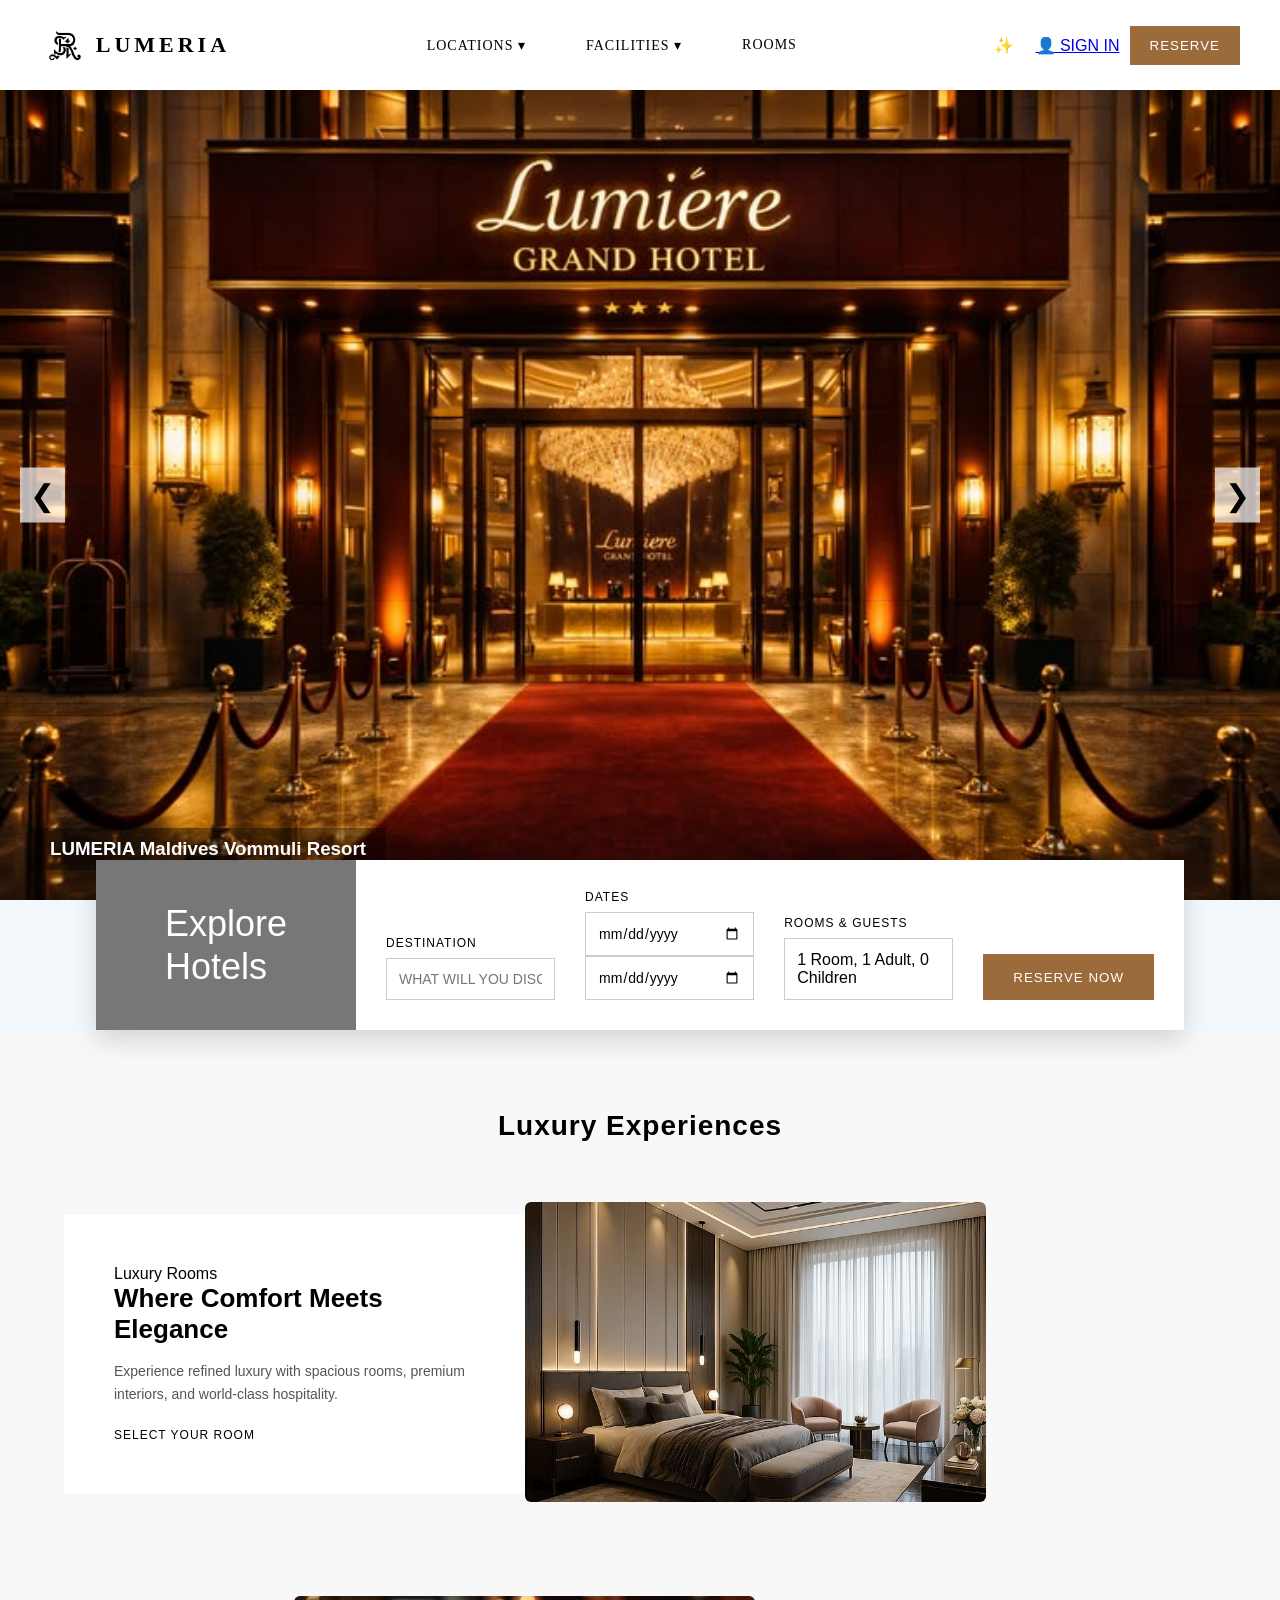
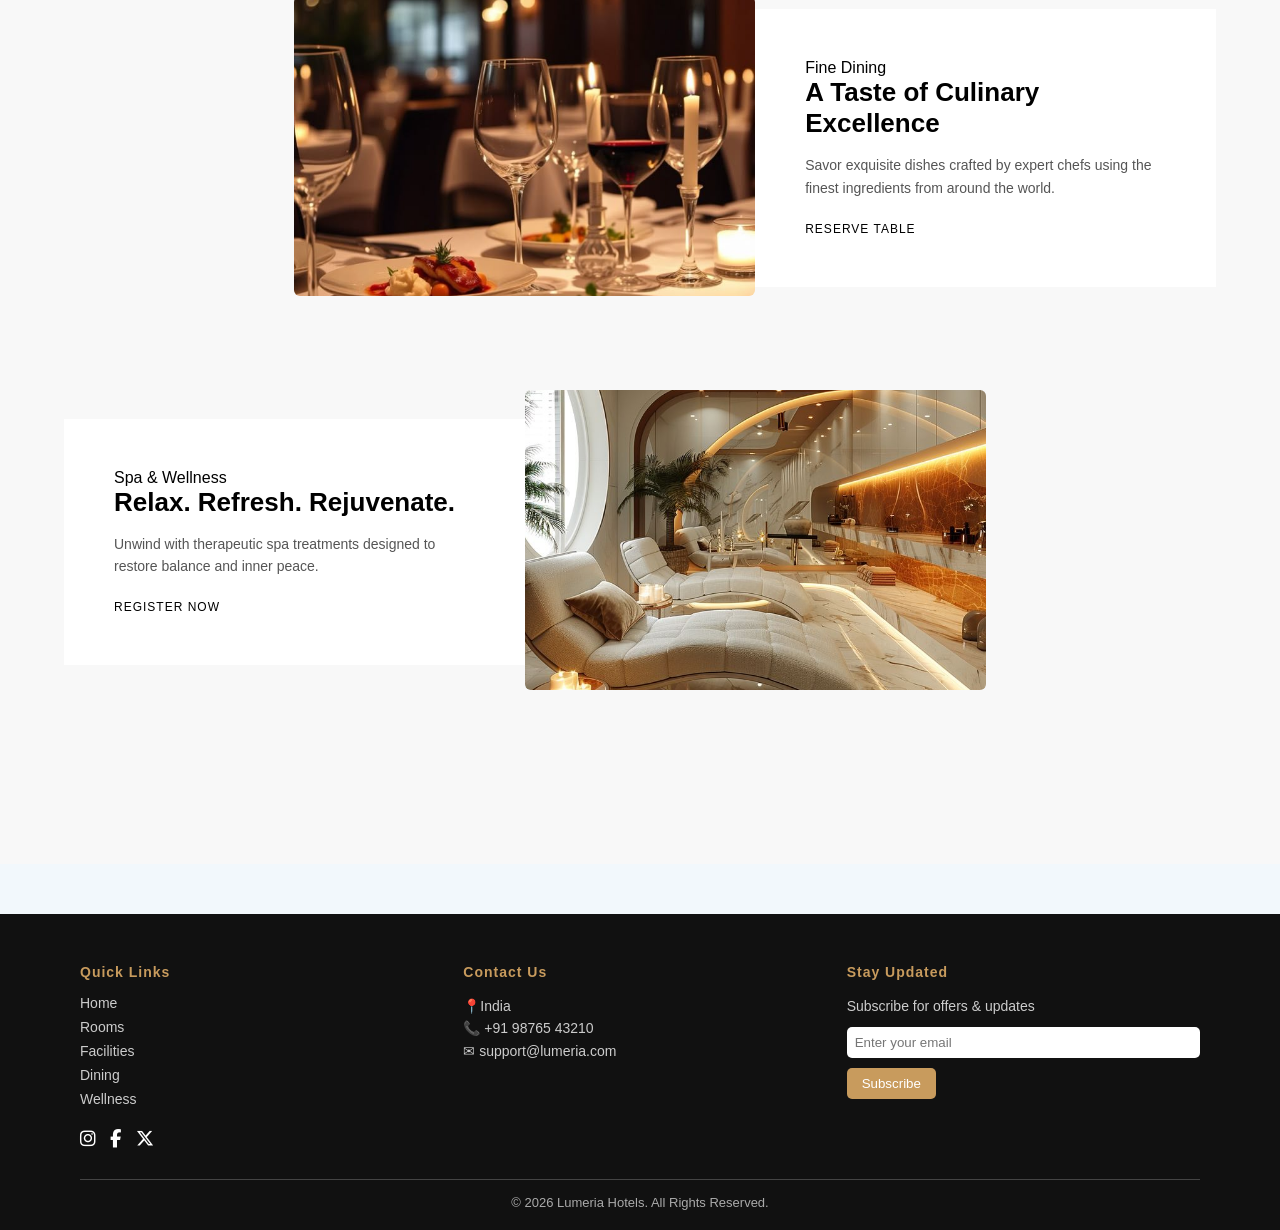
<file: index.html>
<!DOCTYPE html>
<html lang="en">
<head>
<meta charset="UTF-8">
<title>Lumeria Luxury Hotels</title>
<link rel="stylesheet" href="hotel.css">
<link rel="stylesheet" href="https://cdnjs.cloudflare.com/ajax/libs/font-awesome/6.5.0/css/all.min.css">
<meta name="viewport" content="width=device-width, initial-scale=1.0">
</head>

<body>

<!-- ===== HEADER ===== -->
<header class="navbar">

    <!-- LEFT: LOGO -->
    <div class="brand">
        <img src="logo.png" alt="St Regis Logo">
        <span class="brand-text">LUMERIA</span>
    </div>


<div class="menu-toggle" onclick="toggleMenu()">☰</div>

<nav class="main-nav">
    <div class="dropdown">
        <a href="#" id="locationsBtn">LOCATIONS ▾</a>

        <div class="dropdown-menu" id="locationsMenu">
            <a href="#">LOCATIONS</a>
            <a href="#">Mumbai</a>
            <a href="#">Delhi</a>
            <a href="#">Chennai</a>
            <a href="#">Bangalore</a>
            <a href="#">Hyderabad</a>
        </div>
    </div>

    <a href="facilities.html" target="_blank">FACILITIES ▾</a>
    <a href="room.html" target="_blank">ROOMS</a>
</nav>
<!-- RIGHT: SIGN IN + BONVOY + BUTTON -->
<div class="right-nav">

    <span id="userDisplay"></span>



    <a href="login.html" id="loginBtn">👤 SIGN IN</a>

    <button id="logoutBtn" onclick="logoutUser()" style="display:none;">
        LOGOUT
    </button>
   
  <button type="button" class="reserve-btn" onclick="bookNow()">
    RESERVE
</button>

</div>

</header>

<!-- ===== HERO SECTION ===== -->
<section class="hero">
    <img id="heroImage" src="hotel.jpg" alt="Hotel Image">

    <button class="arrow left" onclick="prevImage()">&#10094;</button>
    <button class="arrow right" onclick="nextImage()">&#10095;</button>

    <div class="hero-text">
        <h3>LUMERIA Maldives Vommuli Resort</h3>
    </div>
</section>
<!-- EXPLORE HOTELS BAR -->
<section class="explore-wrapper">

    <div class="explore-box">

        <div class="explore-left">
            <h2>Explore<br>Hotels</h2>
        </div>

        <div class="explore-right">

            <div class="field">
                <label>DESTINATION</label>
                <input type="text" id="destinationInput" placeholder="WHAT WILL YOU DISCOVER?">
            </div>


            <div class="field">
                <label>DATES</label>
                <input type="date" id="checkin">
                <input type="date" id="checkout">
            </div>

            <div class="field">
           <label>ROOMS & GUESTS</label>

    <div class="room-selector" onclick="toggleRoomBox()">
        <span id="roomSummary">1 Room, 1 Adult, 0 Children</span>
    </div>

    <div class="room-box" id="roomBox">

        <div class="room-row">
            <span>Rooms</span>
            <button type="button" onclick="changeValue('rooms', -1)"></button>
            <span id="roomsCount">1</span>
            <button  type="button"onclick="changeValue('rooms', 1)">+</button>
        </div>

        <div class="room-row">
            <span>Adults</span>
            <button type="button"onclick="changeValue('adults', -1)">-</button>
            <span id="adultsCount">1</span>
            <button type="button" onclick="changeValue('adults', 1)">+</button>
        </div>

        <div class="room-row">
            <span>Children</span>
            <button type="button" onclick="changeValue('children', -1)">-</button>
            <span id="childrenCount">0</span>
            <button type="button" onclick="changeValue('children', 1)">+</button>
        </div>

        <button class="apply-btn" onclick="applyRooms()">Apply</button>

    </div>
</div>

    <button type="button" class="reserve-btn big" onclick="bookNow()">
    RESERVE NOW
</button>

        </div>

    </div>

</section>



<section class="luxury-section">

    <h2 class="luxury-title">Luxury Experiences</h2>

    <!-- Luxury Rooms -->
    <div class="luxury-row">
        <div class="luxury-text">
            <span>Luxury Rooms</span>
            <h3>Where Comfort Meets Elegance</h3>
            <p>
                Experience refined luxury with spacious rooms,
                premium interiors, and world-class hospitality.
            </p>
           <a href="rooms.html" onclick="checkLoginRoom()">SELECT YOUR ROOM</a>
        </div>

        <div class="luxury-img">
            <img src="room1.jpg" alt="Luxury Rooms" onclick="checkLoginRoom()">
        </div>
    </div>

    <!-- Fine Dining -->
    <div class="luxury-row reverse">
        <div class="luxury-text">
            <span>Fine Dining</span>
            <h3>A Taste of Culinary Excellence</h3>
            <p>
                Savor exquisite dishes crafted by expert chefs
                using the finest ingredients from around the world.
            </p>
            <a href="#" onclick="checkLoginForDining()">RESERVE TABLE</a>
        </div>

        <div class="luxury-img">
          <img src="room2.jpg" onclick="checkLoginForDining()">
        </div>
    </div>

    <!-- Spa & Wellness -->
    <div class="luxury-row">
        <div class="luxury-text">
            <span>Spa & Wellness</span>
            <h3>Relax. Refresh. Rejuvenate.</h3>
            <p>
                Unwind with therapeutic spa treatments designed
                to restore balance and inner peace.
            </p>
            <a href="#" onclick="openWellness()">REGISTER NOW</a>
        </div>

        <div class="luxury-img">
            <img src="room3.jpg" alt="Spa & Wellness" onclick="openWellness()">
        </div>
    </div>

</section>

<script src="hotel.js"></script>
<footer class="footer">

    <div class="footer-container">

        <!-- LEFT LINKS -->
         <div class="footer-col">
            <h4>Quick Links</h4>
            <a href="#">Home</a>
            <a href="#">Rooms</a>
            <a href="facilities.html">Facilities</a>
            <a href="dining.html">Dining</a>
            <a href="wellness.html">Wellness</a>
        </div>

        <!-- CONTACT -->
        <div class="footer-col">
            <h4>Contact Us</h4>
            <p>📍India</p>
            <p>📞 +91 98765 43210</p>
            <p>✉ support@lumeria.com</p>
        </div>

        <!-- NEWSLETTER -->
        <div class="footer-col">
            <h4>Stay Updated</h4>
            <p>Subscribe for offers & updates</p>
            <input type="email" placeholder="Enter your email">
            <button>Subscribe</button>

            
        </div>

    </div>
<div class="social-icons">

    <a href="https://www.instagram.com/" target="_blank">
        <i class="fab fa-instagram"></i>
    </a>

    <a href="https://www.facebook.com/" target="_blank">
        <i class="fab fa-facebook-f"></i>
    </a>

    <a href="https://twitter.com/" target="_blank">
        <i class="fab fa-x-twitter"></i>
    </a>

</div>
    <!-- BOTTOM BAR -->
    <div class="footer-bottom">
        <p>© 2026 Lumeria Hotels. All Rights Reserved.</p>
    </div>

</footer>
</body>
</html>
</file>
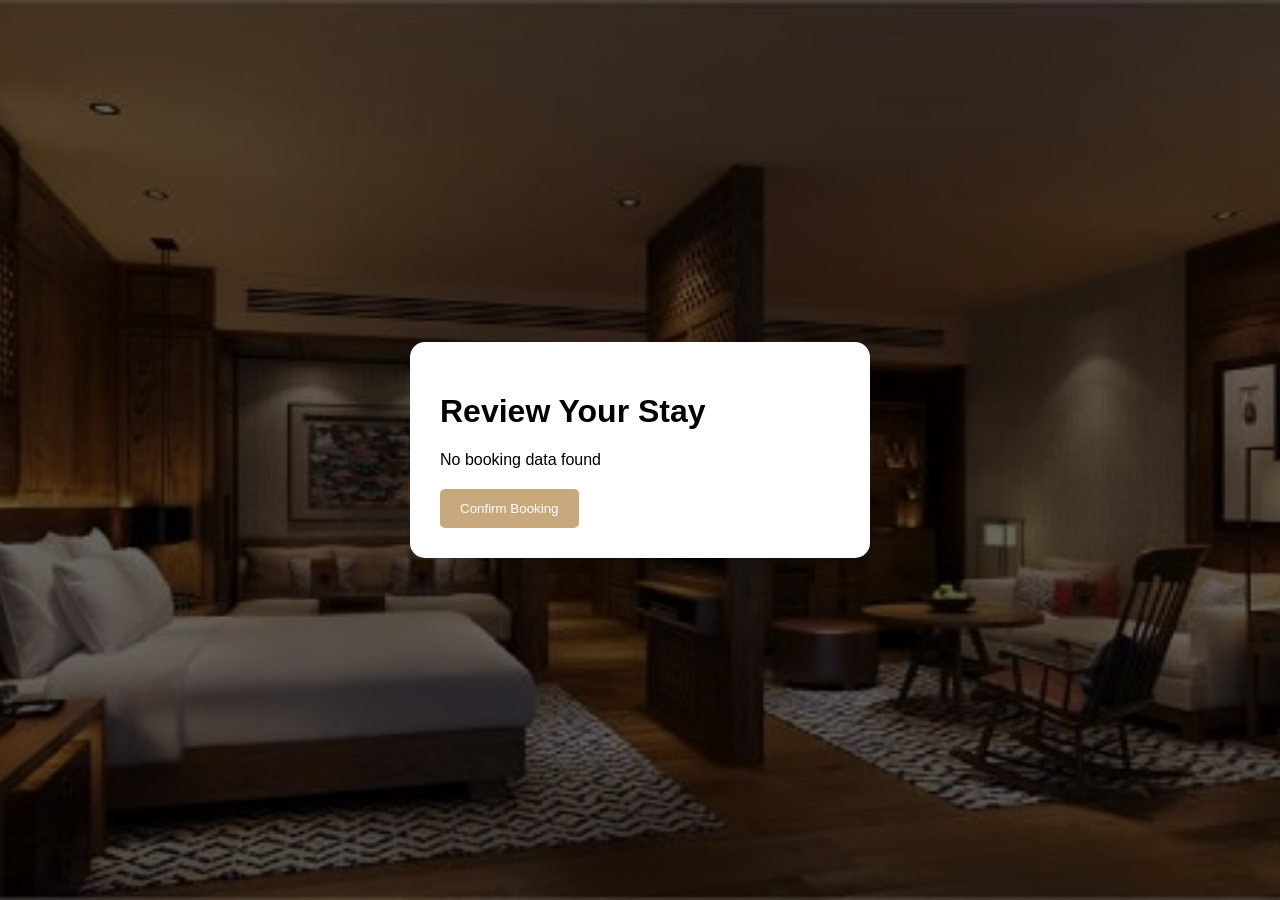
<file: book.html>
<!DOCTYPE html>
<html>
<head>
<title>Confirm Booking</title>
<link rel="stylesheet" href="booking.css">
</head>

<body>

<div class="booking-container">

    <div class="booking-card">

        <h1>Review Your Stay</h1>

        <div id="bookingDetails" class="details"></div>

        <button onclick="confirmBooking()">Confirm Booking</button>

    </div>

</div>
<script>
let booking = JSON.parse(localStorage.getItem("booking"));

if (booking) {
    let details = `
    <p><strong>Name:</strong> ${booking.user}</p>
    <p><strong>Destination:</strong> ${booking.destination}</p>
    <p><strong>Check-in:</strong> ${booking.checkin}</p>
    <p><strong>Check-out:</strong> ${booking.checkout}</p>
    <p><strong>Room:</strong> ${booking.roomType}</p>
    `;
    document.querySelector(".details").innerHTML += `
    <p><strong>Price per Room:</strong> ₹${booking.price}</p>
    <p><strong>Total Cost:</strong> ₹${booking.total}</p>
`;

    document.getElementById("bookingDetails").innerHTML = details;

} else {
    document.getElementById("bookingDetails").innerHTML =
        "<p>No booking data found</p>";
}

function confirmBooking(){
    window.location.href = "booking.html";
}
</script>

</body>
</html>
</file>
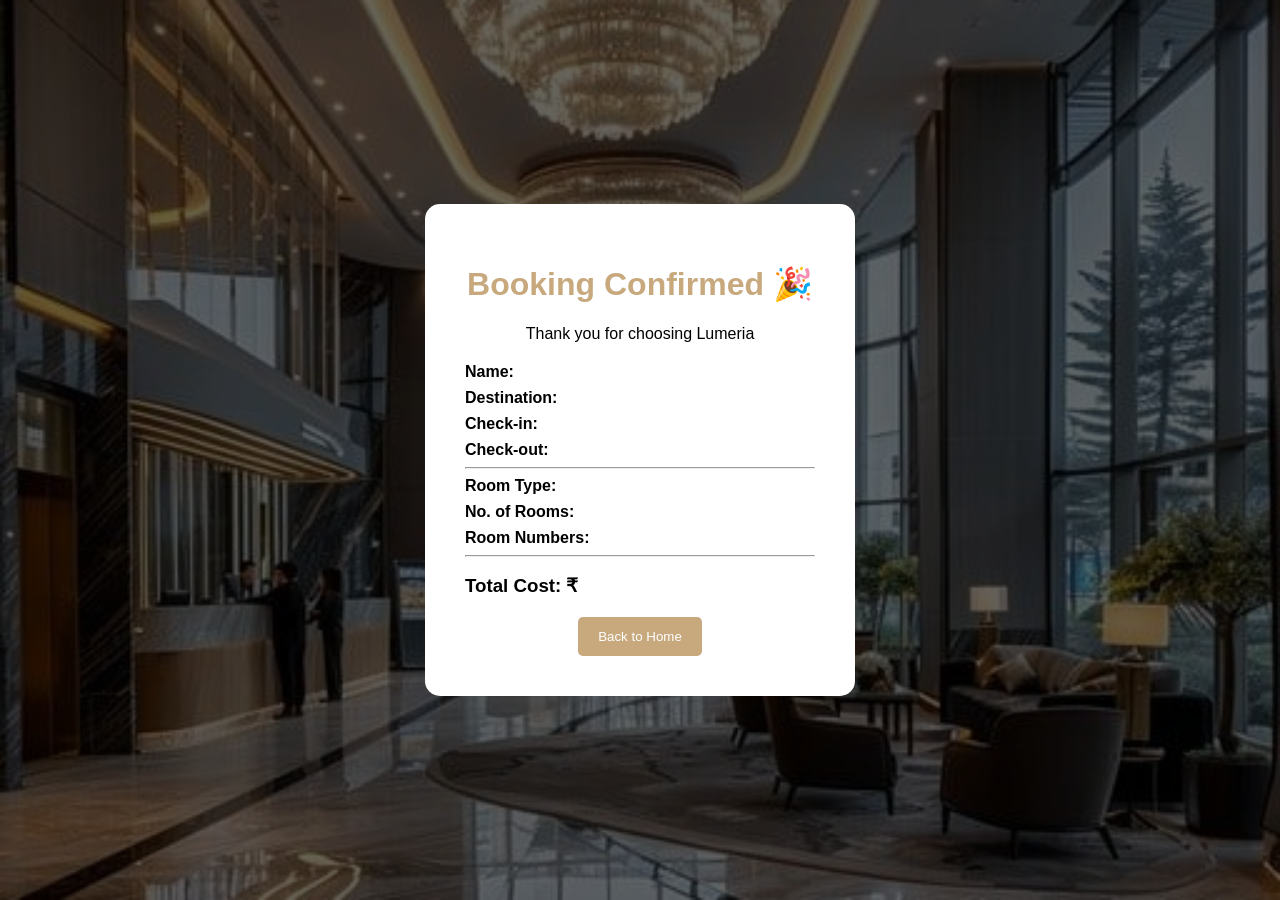
<file: booking.html>
<!DOCTYPE html>
<html lang="en">
<head>
<meta charset="UTF-8">
<title>Booking Confirmation</title>
<link rel="stylesheet" href="confirm.css">
</head>

<body>

<div class="confirm-container">

    <div class="confirm-card">

        <h1>Booking Confirmed 🎉</h1>
        <p>Thank you for choosing Lumeria</p>

        <div class="details">
            <p><strong>Name:</strong> <span id="user"></span></p>
            <p><strong>Destination:</strong> <span id="destination"></span></p>
            <p><strong>Check-in:</strong> <span id="checkin"></span></p>
            <p><strong>Check-out:</strong> <span id="checkout"></span></p>

        <hr>

            <p><strong>Room Type:</strong> <span id="room"></span></p>
<p><strong>No. of Rooms:</strong> <span id="rooms"></span></p>
<p><strong>Room Numbers:</strong> <span id="roomNumbers"></span></p>

<hr>

<h3>Total Cost: ₹<span id="total"></span></h3>
        </div>

        <button onclick="goHome()">Back to Home</button>

    </div>

</div>

<script>
window.onload = function () {

    let booking = JSON.parse(localStorage.getItem("booking"));

    if (!booking) {
        alert("No booking found!");
        return;
    }

    document.getElementById("user").innerText = booking.user;
    document.getElementById("destination").innerText = booking.destination;
    document.getElementById("checkin").innerText = booking.checkin;
    document.getElementById("checkout").innerText = booking.checkout;
    document.getElementById("room").innerText = booking.roomType;

    // ✅ NEW FIELDS
    document.getElementById("rooms").innerText = booking.rooms;
    document.getElementById("roomNumbers").innerText = booking.roomNumbers.join(", ");
    document.getElementById("total").innerText = booking.total;
};
function goHome() {
    window.location.href = "hotel.html"; // change if needed
}
</script>

</body>
</html>
</file>
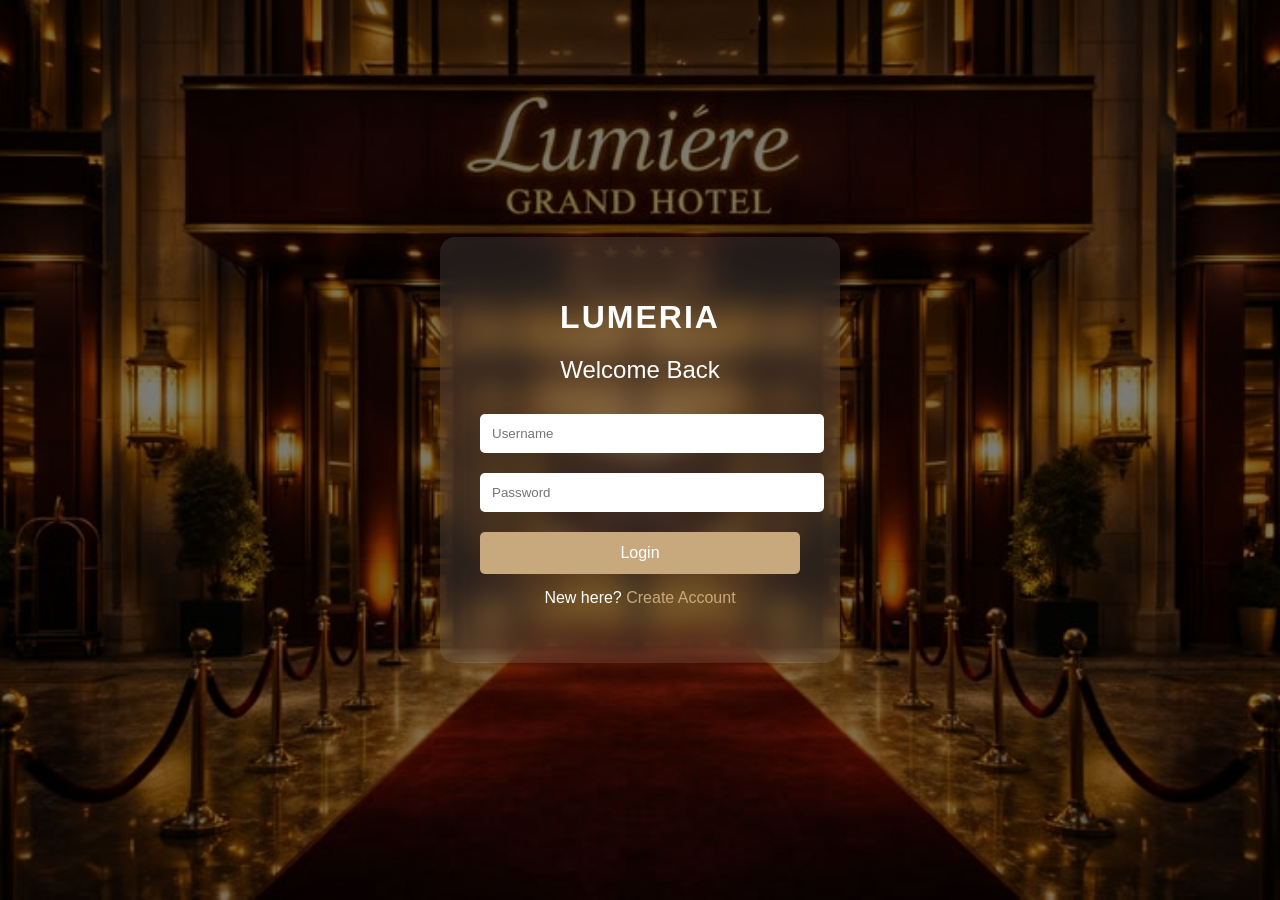
<file: dining.html>
<!DOCTYPE html>
<html>
<head>
<title>Dining</title>
<style>
body {
    margin:0;
    font-family: 'Segoe UI', sans-serif;
    background: url("hotel.jpg") center/cover no-repeat;
}

/* Dark overlay */
.overlay {
    background: rgba(0,0,0,0.6);
    height:100vh;
    display:flex;
    justify-content:center;
    align-items:center;
}

/* Grid */
.grid {
    display:grid;
    grid-template-columns: repeat(3, 1fr);
    gap:40px;
}

/* Cards */
.card {
    background: rgba(255,255,255,0.15);
    backdrop-filter: blur(12px);
    border-radius:20px;
    padding:40px 30px;
    text-align:center;
    color:white;
    font-size:22px;
    font-weight:600;
    cursor:pointer;
    transition: all 0.4s ease;
    box-shadow: 0 10px 30px rgba(0,0,0,0.4);
}

/* Hover effect */
.card:hover {
    transform: translateY(-10px) scale(1.05);
    background: linear-gradient(135deg, #c8a97e, #e0c3a3);
    color:black;
}
</style>
</head>

<body>

<div class="overlay">
<div class="grid">

<div class="card" onclick="goToBooking('Breakfast')">
<h2>Breakfast</h2>
</div>

<div class="card" onclick="goToBooking('All Day Dining')">
<h2>Lunch & Dinner</h2>
</div>

<div class="card" onclick="goToBooking('Late Night')">
<h2>Late Night</h2>
</div>


</div>
</div>

<script>
let isLoggedIn = localStorage.getItem("isLoggedIn");

if (isLoggedIn !== "true") {
    alert("Please login first!");
    window.location.href = "login.html";
}
function goToBooking(type){
    localStorage.setItem("mealType", type);
    window.location.href = "table.html";
}

</script>

</body>
</html>
</file>
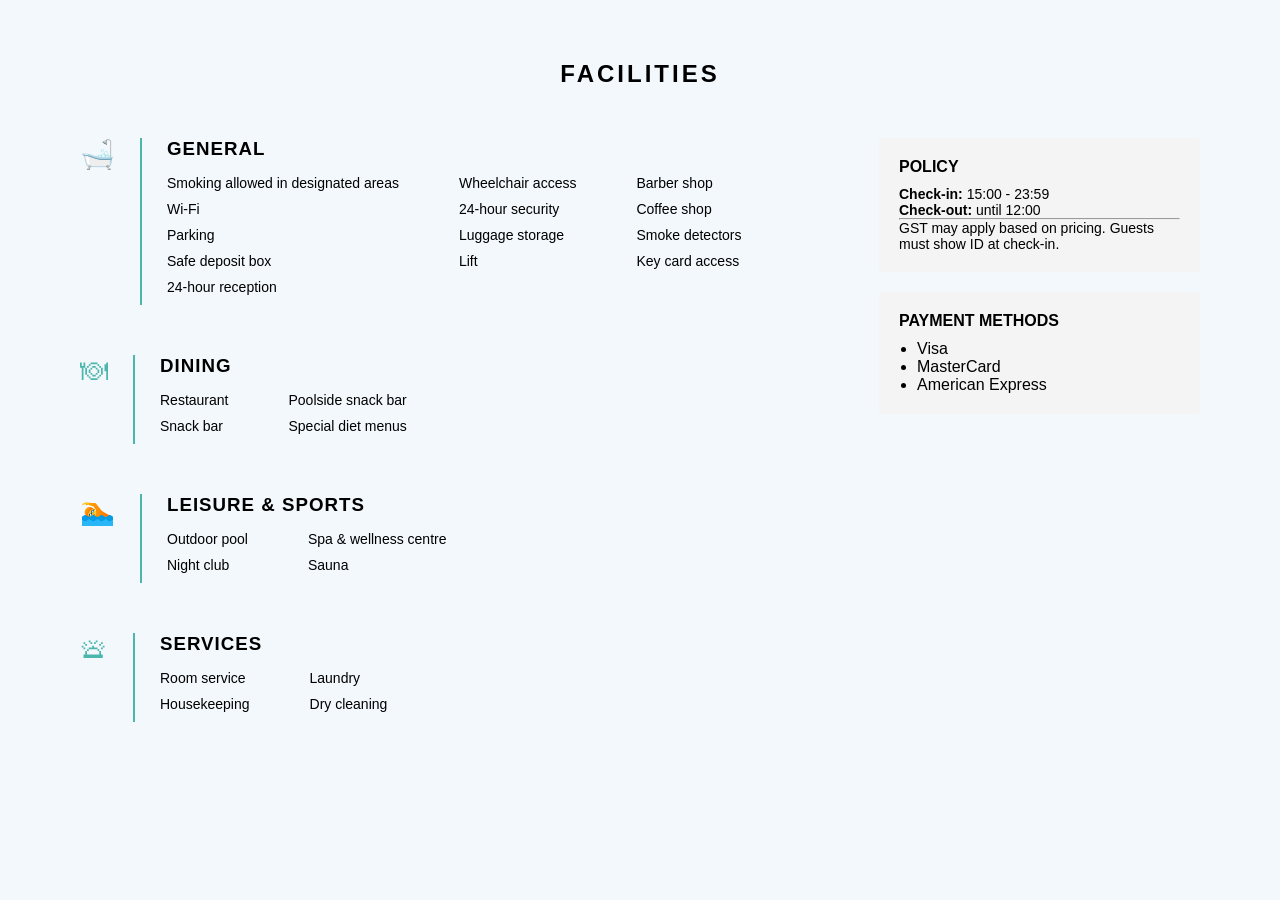
<file: facilities.html>
<!DOCTYPE html>
<html lang="en">
<head>
    <meta charset="UTF-8">
    <title>Facilities</title>
    <link rel="stylesheet" href="hotel.css">
</head>
<body>

<section class="facilities">

    <h1 class="fac-title">FACILITIES</h1>

    <div class="fac-container">

        <!-- LEFT CONTENT -->
        <div class="fac-left">

    <!-- GENERAL -->
    <div class="fac-row">
        <div class="fac-icon">🛁</div>

        <div class="fac-content">
            <h3>GENERAL</h3>
            <div class="fac-grid">
                <ul>
                    <li>Smoking allowed in designated areas</li>
                    <li>Wi-Fi</li>
                    <li>Parking</li>
                    <li>Safe deposit box</li>
                    <li>24-hour reception</li>
                </ul>

                <ul>
                    <li>Wheelchair access</li>
                    <li>24-hour security</li>
                    <li>Luggage storage</li>
                    <li>Lift</li>
                </ul>

                <ul>
                    <li>Barber shop</li>
                    <li>Coffee shop</li>
                    <li>Smoke detectors</li>
                    <li>Key card access</li>
                </ul>
            </div>
        </div>
    </div>

    <!-- DINING -->
    <div class="fac-row">
        <div class="fac-icon">🍽</div>

        <div class="fac-content">
            <h3>DINING</h3>
            <div class="fac-grid">
                <ul>
                    <li>Restaurant</li>
                    <li>Snack bar</li>
                </ul>
                <ul>
                    <li>Poolside snack bar</li>
                    <li>Special diet menus</li>
                </ul>
            </div>
        </div>
    </div>

    <!-- LEISURE -->
    <div class="fac-row">
        <div class="fac-icon">🏊</div>

        <div class="fac-content">
            <h3>LEISURE & SPORTS</h3>
            <div class="fac-grid">
                <ul>
                    <li>Outdoor pool</li>
                    <li>Night club</li>
                </ul>
                <ul>
                    <li>Spa & wellness centre</li>
                    <li>Sauna</li>
                </ul>
            </div>
        </div>
    </div>

    <!-- SERVICES -->
    <div class="fac-row">
        <div class="fac-icon">🛎</div>

        <div class="fac-content">
            <h3>SERVICES</h3>
            <div class="fac-grid">
                <ul>
                    <li>Room service</li>
                    <li>Housekeeping</li>
                </ul>
                <ul>
                    <li>Laundry</li>
                    <li>Dry cleaning</li>
                </ul>
            </div>
        </div>
    </div>

</div>

        <!-- RIGHT SIDE -->
        <div class="fac-right">

            <div class="policy-box">
                <h4>POLICY</h4>
                <p><b>Check-in:</b> 15:00 - 23:59</p>
                <p><b>Check-out:</b> until 12:00</p>
                <hr>
                <p class="small">
                    GST may apply based on pricing. Guests must show ID at check-in.
                </p>
            </div>

            <div class="payment-box">
                <h4>PAYMENT METHODS</h4>
                <ul>
                    <li>Visa</li>
                    <li>MasterCard</li>
                    <li>American Express</li>
                </ul>
            </div>

        </div>

    </div>

</section>

</body>
</html>
</file>
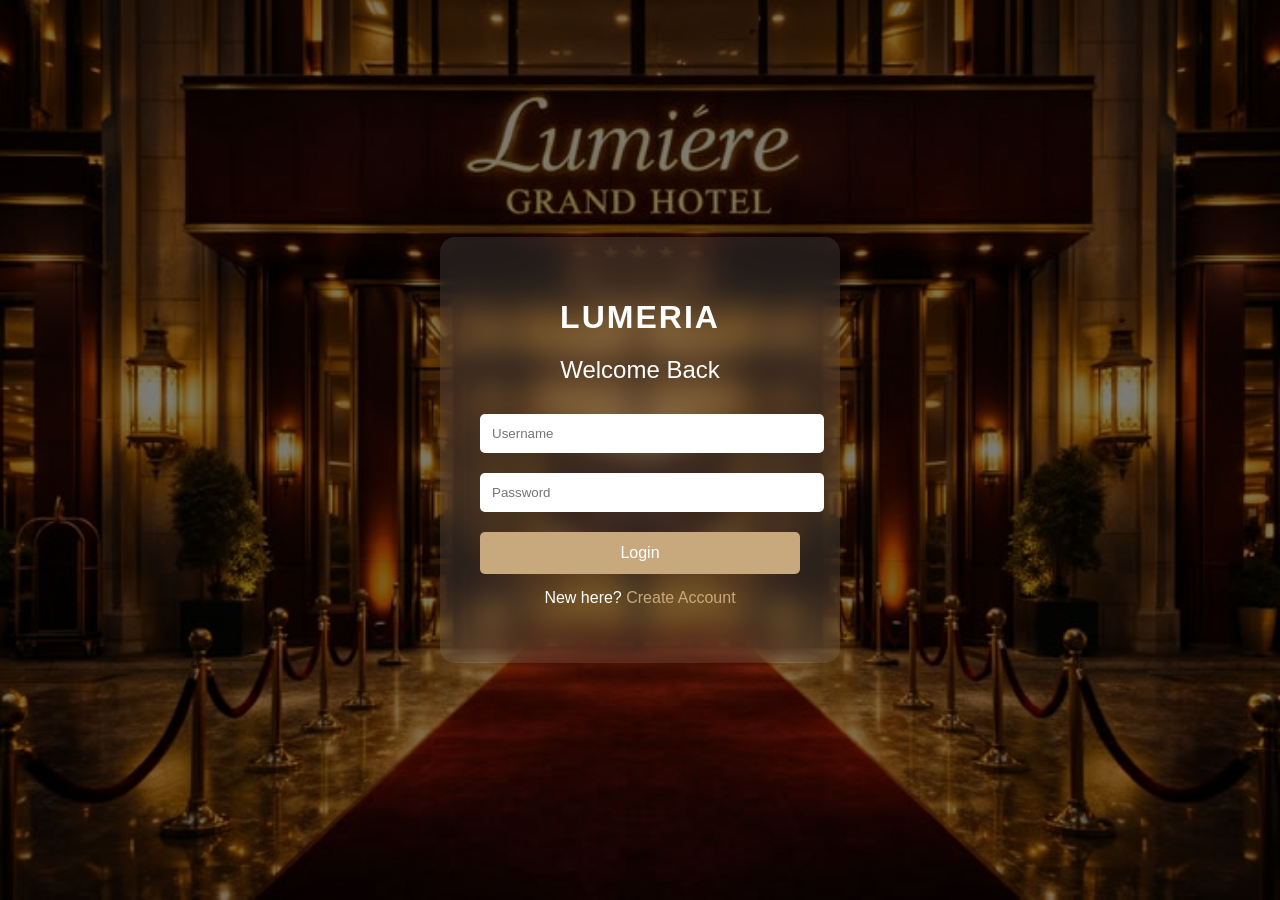
<file: login.html>
<!DOCTYPE html>
<html lang="en">
<head>
<meta charset="UTF-8">
<title>Lumeria Login</title>
<link rel="stylesheet" href="login.css">
</head>

<body>

<div class="login-container">

    <div class="login-box">
        <h1>LUMERIA</h1>
        <h2>Welcome Back</h2>

        <form onsubmit="loginUser(event)">
            <input type="text" id="username" placeholder="Username" required>
            <input type="password" id="password" placeholder="Password" required>

            <button type="submit">Login</button>
        </form>

        <p class="signup-text">New here? <a href="signup.html">Create Account</a></p>
    </div>

</div>


    <script>
function loginUser(e){
    e.preventDefault();

    let username = document.getElementById("username").value;
    let password = document.getElementById("password").value;

    let users = JSON.parse(localStorage.getItem("users")) || [];

    let validUser = users.find(
        user => user.username === username && user.password === password
    );

    if (!validUser) {
        alert("Account not found! Please create account first.");
        return;
    }

    // LOGIN SUCCESS
    localStorage.setItem("loggedUser", username);
    localStorage.setItem("isLoggedIn", "true");

    alert("Login Successful ✅");

    window.location.href = "hotel.html";
}
</script>

</body>
</html>
</file>
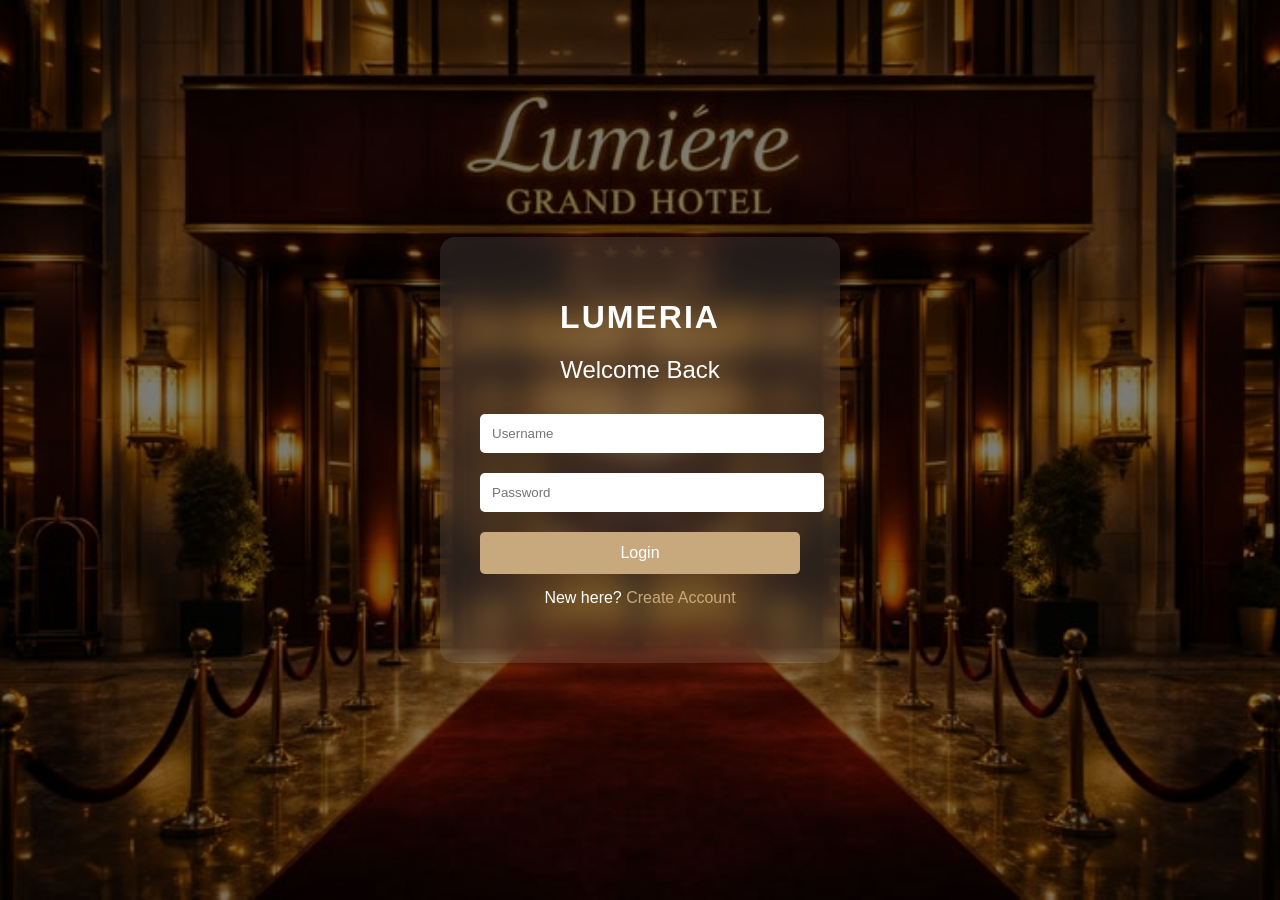
<file: receipt.html>
<!DOCTYPE html>
<html>
<head>
<title>Dining Receipt</title>
<style>
body {
    margin:0;
    font-family: 'Segoe UI', sans-serif;
    background: url("hotel.jpg") center/cover no-repeat;
    display:flex;
    justify-content:center;
    align-items:center;
    height:100vh;
}

/* Glass card */
.card {
    background: rgba(255,255,255,0.15);
    backdrop-filter: blur(15px);
    padding:40px;
    border-radius:20px;
    width:420px;
    color:white;
    box-shadow: 0 10px 30px rgba(0,0,0,0.5);
}

/* Title */
.card h2 {
    text-align:center;
    margin-bottom:20px;
    font-size:26px;
    letter-spacing:1px;
}

/* Divider line */
.divider {
    height:1px;
    background: rgba(255,255,255,0.3);
    margin:15px 0;
}

/* Text styling */
.card p {
    margin:8px 0;
    font-size:16px;
}

.card b {
    color:#ffd9a0;
}

/* Button */
button {
    width:100%;
    margin-top:20px;
    padding:12px;
    background: linear-gradient(135deg, #c8a97e, #e0c3a3);
    border:none;
    border-radius:10px;
    font-weight:bold;
    cursor:pointer;
    transition:0.3s;
}

button:hover {
    transform: scale(1.05);
}
</style>
</head>

<body>

<div class="card">

<h2>🍽️ Reservation Confirmed</h2>

<p><b>Name:</b> <span id="name"></span></p>
<p><b>Meal:</b> <span id="meal"></span></p>
<p><b>Date:</b> <span id="date"></span></p>
<p><b>Guests:</b> <span id="guests"></span></p>

<p><b>Confirmation No:</b> <span id="confirm"></span></p>

<button onclick="goHome()">Back to Home</button>

</div>

<script>

let isLoggedIn = localStorage.getItem("isLoggedIn");

if (isLoggedIn !== "true") {
    alert("Please login first!");
    window.location.href = "login.html";
}

let data = JSON.parse(localStorage.getItem("tableBooking"));

document.getElementById("name").innerText = data.user;
document.getElementById("meal").innerText = data.mealType;
document.getElementById("date").innerText = data.date;
document.getElementById("guests").innerText = data.guests;

document.getElementById("confirm").innerText = data.confirmation;

function goHome(){
    window.location.href = "hotel.html";
}

</script>

</body>
</html>
</file>
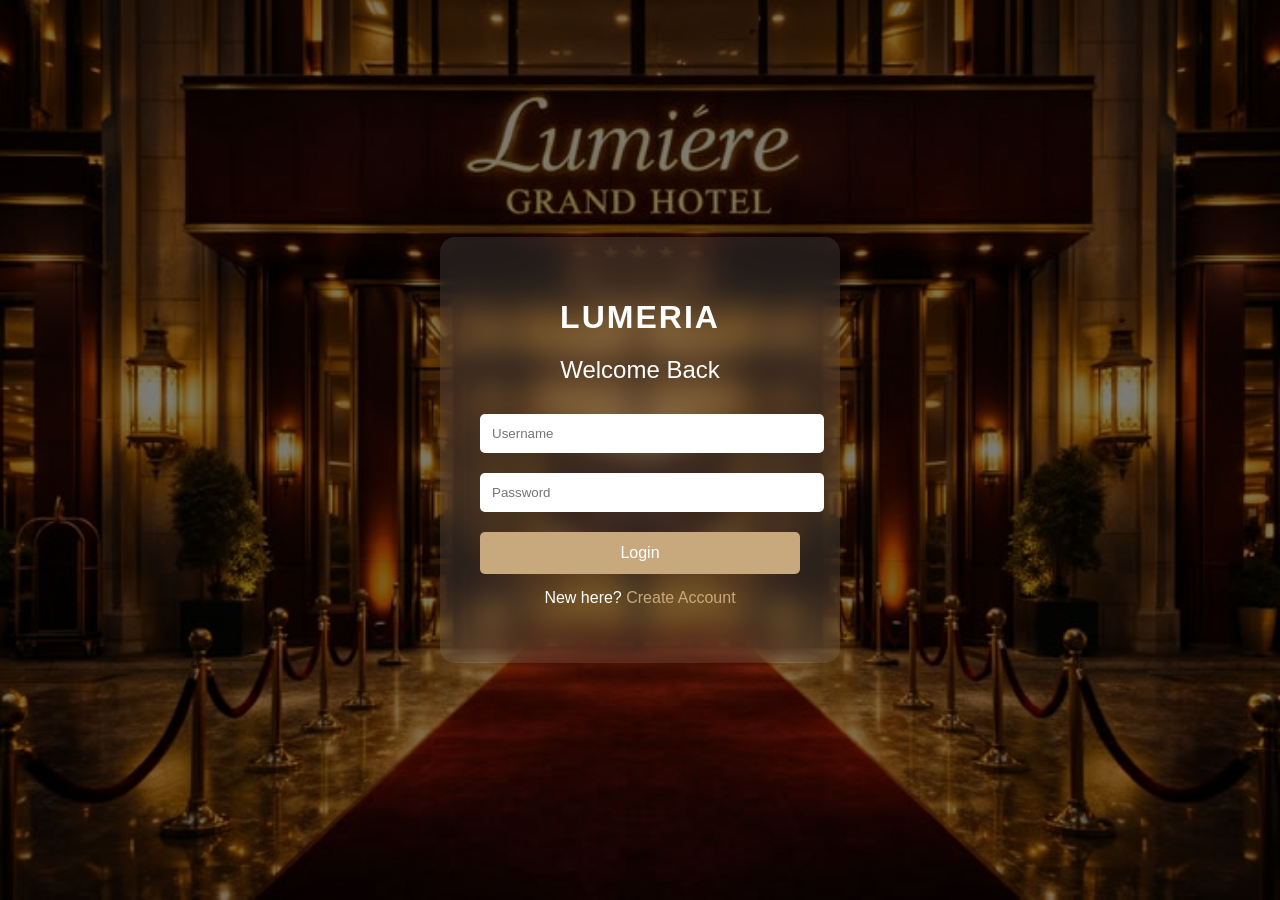
<file: room.html>
<!DOCTYPE html>
<html lang="en">
<head>
<meta charset="UTF-8">
<title>Our Rooms - Lumeria</title>
<link rel="stylesheet" href="room.css">
</head>

<body>

<h1 class="title">Select Your Room</h1>

<div class="rooms-container">

    <!-- SINGLE ROOMS -->
    <h2>Single Rooms</h2>

    <div class="room-grid">

        <div class="room-card">
            <img src="single1.jpg">
            <h3>Single Deluxe</h3>
            <p>₹4,000 / night</p>
            <button onclick="selectRoom('Single Deluxe', 4000)">Select</button>
        </div>

        <div class="room-card">
            <img src="single2.jpg">
            <h3>Single Premium</h3>
            <p>₹5,500 / night</p>
            <button onclick="selectRoom('Single Premium', 5500)">Select</button>
        </div>

        <div class="room-card">
            <img src="single3.jpg">
            <h3>Single Luxury</h3>
            <p>₹6,500 / night</p>
            <button onclick="selectRoom('Single Luxury' , 6500)">Select</button>
        </div>

    </div>

    <!-- DOUBLE ROOMS -->
    <h2>Double Rooms</h2>

    <div class="room-grid">

        <div class="room-card">
            <img src="double1.jpg">
            <h3>Double Deluxe</h3>
            <p>₹7,500 / night</p>
            <button onclick="selectRoom('Double Deluxe', 7500)">Select</button>
        </div>

        <div class="room-card">
            <img src="double2.jpg">
            <h3>Double Premium</h3>
            <p>₹9,000 / night</p>
            <button onclick="selectRoom('Double Premium', 9000)">Select</button>
        </div>

        <div class="room-card">
            <img src="double3.jpg">
            <h3>Double Luxury</h3>
            <p>₹10,500 / night</p>
            <button onclick="selectRoom('Double Luxury' , 10500)">Select</button>
        </div>

    </div>

    <!-- VILLAS -->
    <h2>Villas</h2>

    <div class="room-grid">

        <div class="room-card">
            <img src="villa1.jpg">
            <h3>Beach Villa</h3>
            <p>₹30,000/ night</p>
            <button onclick="selectRoom('Beach Villa', 30000)">Select</button>
        </div>

        <div class="room-card">
            <img src="villa2.jpg">
            <h3>Pool Villa</h3>
            <p>₹40,000 / night</p>
            <button onclick="selectRoom('Pool Villa', 40000)">Select</button>
        </div>

        <div class="room-card">
            <img src="villa3.jpg">
            <h3>Luxury Villa</h3>
            <p>₹40,000 / night</p>
            <button onclick="selectRoom('Luxury Villa' , 40000)">Select</button>
        </div>

    </div>

</div>

<script>

/* 🔒 BLOCK PAGE IF NOT LOGGED IN */
let isLoggedIn = localStorage.getItem("isLoggedIn");

if (isLoggedIn !== "true") {
    alert("Please login first!");
    window.location.href = "login.html";
}

/* SELECT ROOM */
function selectRoom(room, price){

    let isLoggedIn = localStorage.getItem("isLoggedIn");

    if (isLoggedIn !== "true") {
        alert("Please login first to select room!");
        window.location.href = "login.html";
        return;
    }

    localStorage.setItem("selectedRoom", room);
    localStorage.setItem("roomPrice", price);

    alert(room + " selected ✅");

    window.location.href = "hotel.html";
}

</script>

</body>
</html>
</file>
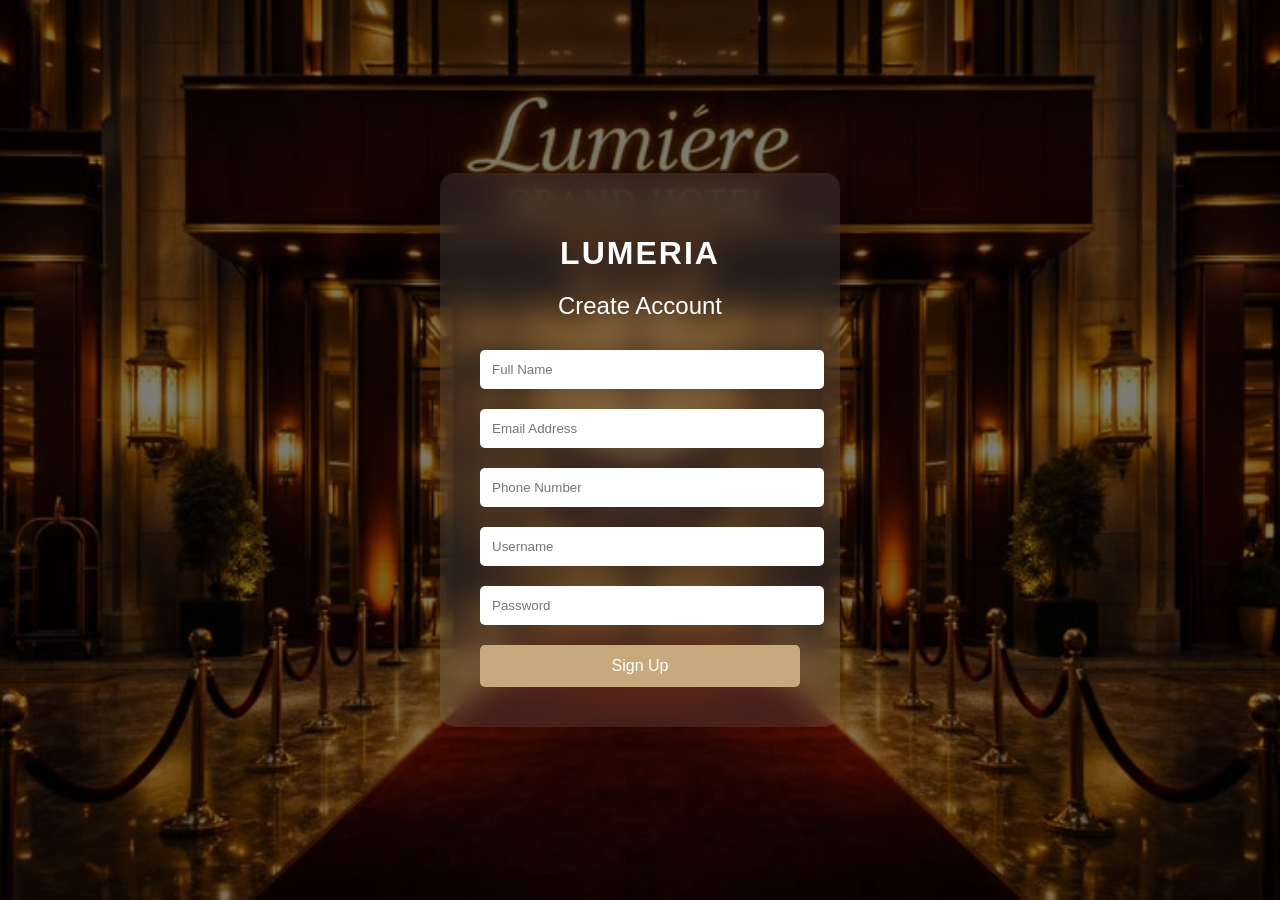
<file: signup.html>
<!DOCTYPE html>
<html lang="en">
<head>
<meta charset="UTF-8">
<title>Create Account</title>
<link rel="stylesheet" href="login.css">
</head>

<body>

<div class="login-container">

    <div class="login-box">
        <h1>LUMERIA</h1>
        <h2>Create Account</h2>

        <form onsubmit="registerUser(event)">

            <input type="text" id="name" placeholder="Full Name" required>

            <input type="email" id="email" placeholder="Email Address" required>

            <input type="tel" id="phone" placeholder="Phone Number" required>

            <input type="text" id="username" placeholder="Username" required>

            <input type="password" id="password" placeholder="Password" required>

            <button type="submit">Sign Up</button>
        </form>

    </div>

</div>

<script>

function registerUser(e){
    e.preventDefault();

    let name = document.getElementById("name").value.trim();
    let email = document.getElementById("email").value.trim();
    let phone = document.getElementById("phone").value.trim();
    let username = document.getElementById("username").value.trim();
    let password = document.getElementById("password").value;

    // VALIDATIONS
    let emailRegex = /^[^\s@]+@[^\s@]+\.[^\s@]+$/;
    let phoneRegex = /^[0-9]{10}$/;
    let passwordRegex = /^(?=.*[A-Z])(?=.*[\W_]).{8,}$/;

    if (!emailRegex.test(email)) {
        alert("Enter valid email!");
        return;
    }

    if (!phoneRegex.test(phone)) {
        alert("Phone must be 10 digits!");
        return;
    }

    if (!passwordRegex.test(password)) {
        alert("Password must be 8+ chars, 1 uppercase & 1 special character!");
        return;
    }

    // GET EXISTING USERS
    let users = JSON.parse(localStorage.getItem("users")) || [];

    // CHECK USER EXISTS
    let userExists = users.find(u => u.username === username);

    if (userExists) {
        alert("Username already exists!");
        return;
    }

    // SAVE USER
    users.push({
        name,
        email,
        phone,
        username,
        password
    });

    localStorage.setItem("users", JSON.stringify(users));

    alert("Account Created Successfully ✅");

    window.close(); // closes tab
}

</script>

</body>
</html>
</file>
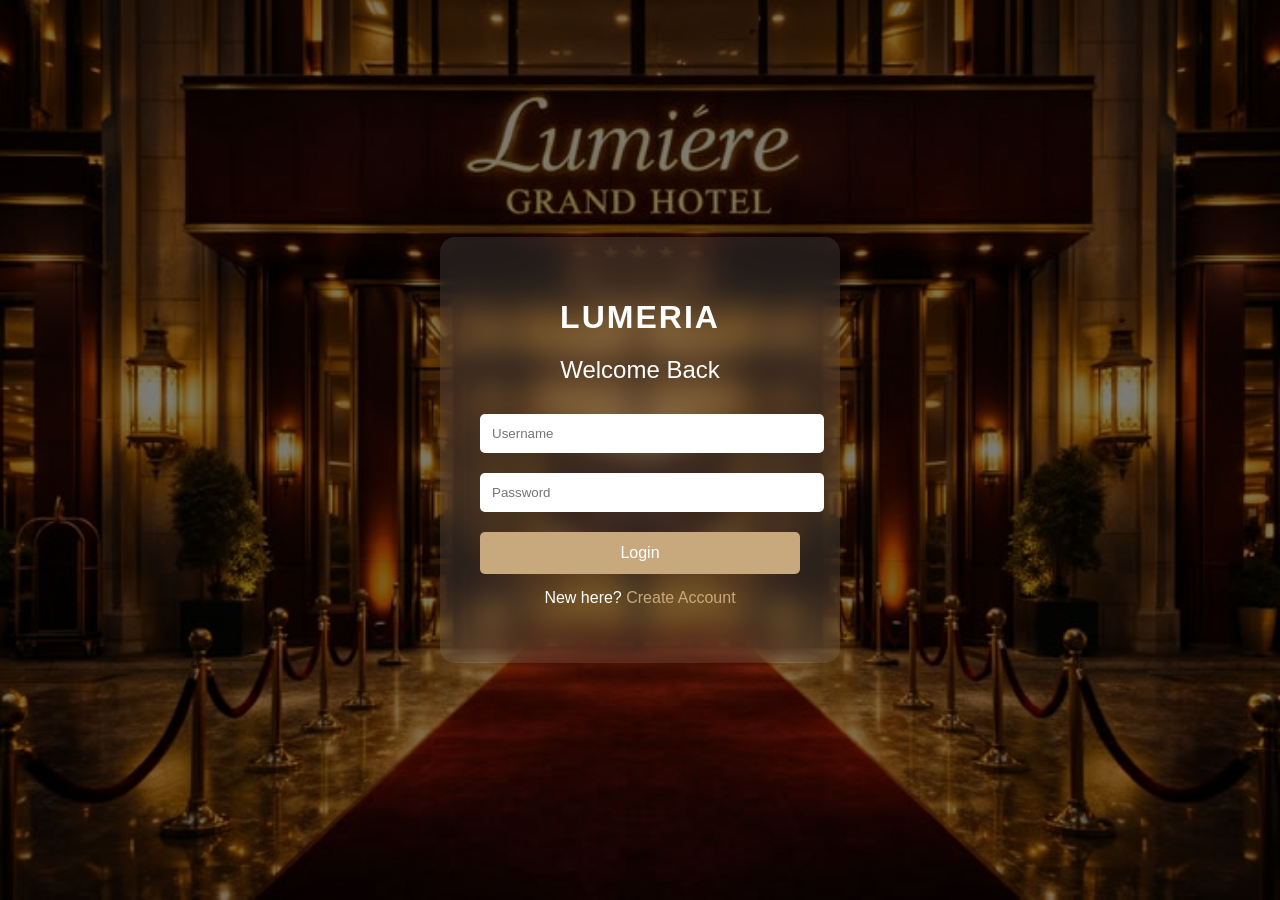
<file: table.html>
<!DOCTYPE html>
<html>
<head>
<title>Book Table</title>
<style>
body {
    margin:0;
    font-family: 'Segoe UI', sans-serif;
    background: url("hotel.jpg") center/cover no-repeat;
    display:flex;
    justify-content:center;
    align-items:center;
    height:100vh;
}

/* Glass card */
.box {
    background: rgba(255,255,255,0.15);
    backdrop-filter: blur(15px);
    padding:40px;
    border-radius:20px;
    width:350px;
    color:white;
    box-shadow: 0 10px 30px rgba(0,0,0,0.4);
}

h2 {
    text-align:center;
    margin-bottom:20px;
}

/* Inputs */
input, select {
    width:100%;
    padding:10px;
    margin-top:5px;
    margin-bottom:15px;
    border:none;
    border-radius:8px;
    outline:none;
}

/* Button */
button {
    width:100%;
    padding:12px;
    background: linear-gradient(135deg, #c8a97e, #e0c3a3);
    border:none;
    color:black;
    font-weight:bold;
    border-radius:10px;
    cursor:pointer;
    transition:0.3s;
}

button:hover {
    transform: scale(1.05);
}
</style>
</head>

<body>



<div class="box">
<h2>Reserve Table</h2>

<label>📅 Date</label>
<input type="date" id="date"><br><br>

<label>👥 Guests</label>
<input type="number" id="guests" value="2"><br><br>


</select>

<button onclick="confirmTable()">Confirm Reservation</button>

</div>

<script>
let isLoggedIn = localStorage.getItem("isLoggedIn");

if (isLoggedIn !== "true") {
    alert("Please login first!");
    window.location.href = "login.html";
}

function confirmTable(){

let booking = {
    user: localStorage.getItem("loggedUser"),
    mealType: localStorage.getItem("mealType"),
    date: document.getElementById("date").value,
    guests: document.getElementById("guests").value,
    
    confirmation: Math.floor(Math.random()*100000)
};

localStorage.setItem("tableBooking", JSON.stringify(booking));

window.location.href = "receipt.html";
}
</script>

</body>
</html>
</file>
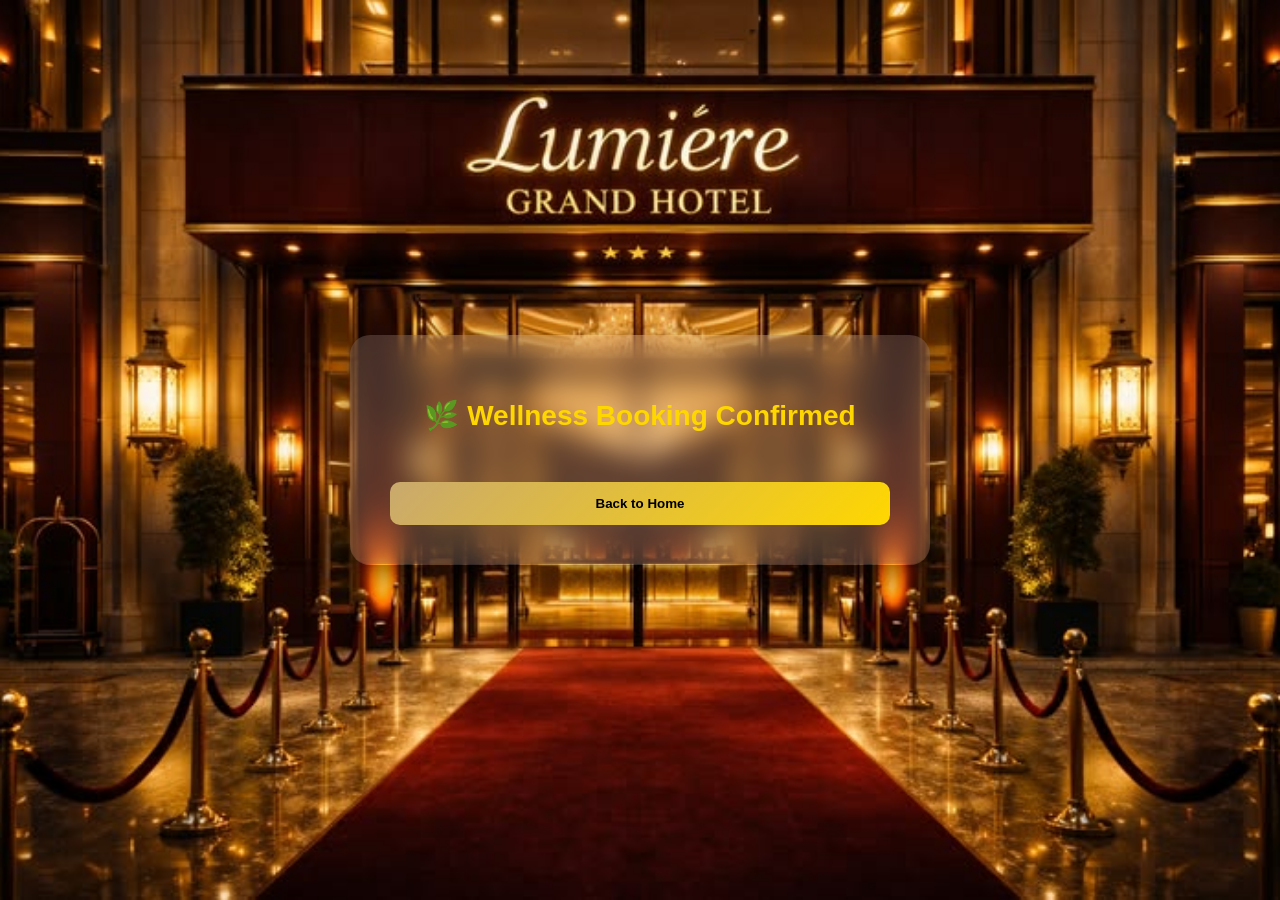
<file: wellness-confirm.html>
<!DOCTYPE html>
<html lang="en">
<head>
<meta charset="UTF-8">
<title>Wellness Confirmation</title>

<style>

/* 🌅 BACKGROUND */
body{
    margin:0;
    font-family: 'Segoe UI', sans-serif;
    background: url("hotel.jpg") no-repeat center/cover;
    height:100vh;
    display:flex;
    justify-content:center;
    align-items:center;
}

/* ✨ GLASS CARD */
.box{
    width:500px;
    padding:40px;
    border-radius:20px;
    background: rgba(255,255,255,0.15);
    backdrop-filter: blur(15px);
    box-shadow: 0 8px 30px rgba(0,0,0,0.4);
    color:white;
}

/* 🌿 TITLE */
h2{
    text-align:center;
    font-size:28px;
    margin-bottom:25px;
    color:#ffd700;
}

/* 📋 DETAILS */
p{
    font-size:18px;
    margin:12px 0;
}

/* 🌟 LABEL STYLE */
b{
    color:#ffdf9e;
}

/* 💰 TOTAL */
.total{
    font-size:22px;
    margin-top:20px;
    font-weight:bold;
    color:#ffd700;
}

/* 🔘 BUTTON */
button{
    margin-top:25px;
    width:100%;
    padding:14px;
    border:none;
    border-radius:10px;
    background: linear-gradient(135deg,#c9a96e,#ffd700);
    font-weight:bold;
    cursor:pointer;
    transition:0.3s;
}

/* 🔥 HOVER */
button:hover{
    transform: scale(1.05);
    box-shadow:0 5px 20px rgba(255,215,0,0.6);
}

</style>

</head>

<body>

<div class="box">

<h2>🌿 Wellness Booking Confirmed</h2>

<div id="data"></div>

<button onclick="goHome()">Back to Home</button>

</div>

<script>

let data = JSON.parse(localStorage.getItem("wellness"));

if(data){

document.getElementById("data").innerHTML = `
<p><b>Name:</b> ${data.name}</p>
<p><b>Date:</b> ${data.date}</p>
<p><b>Services:</b> ${data.services.join(", ")}</p>
<p class="total">Total: ₹${data.total}</p>
`;

}

function goHome(){
window.location.href="hotel.html";
}

</script>

</body>
</html>
</file>
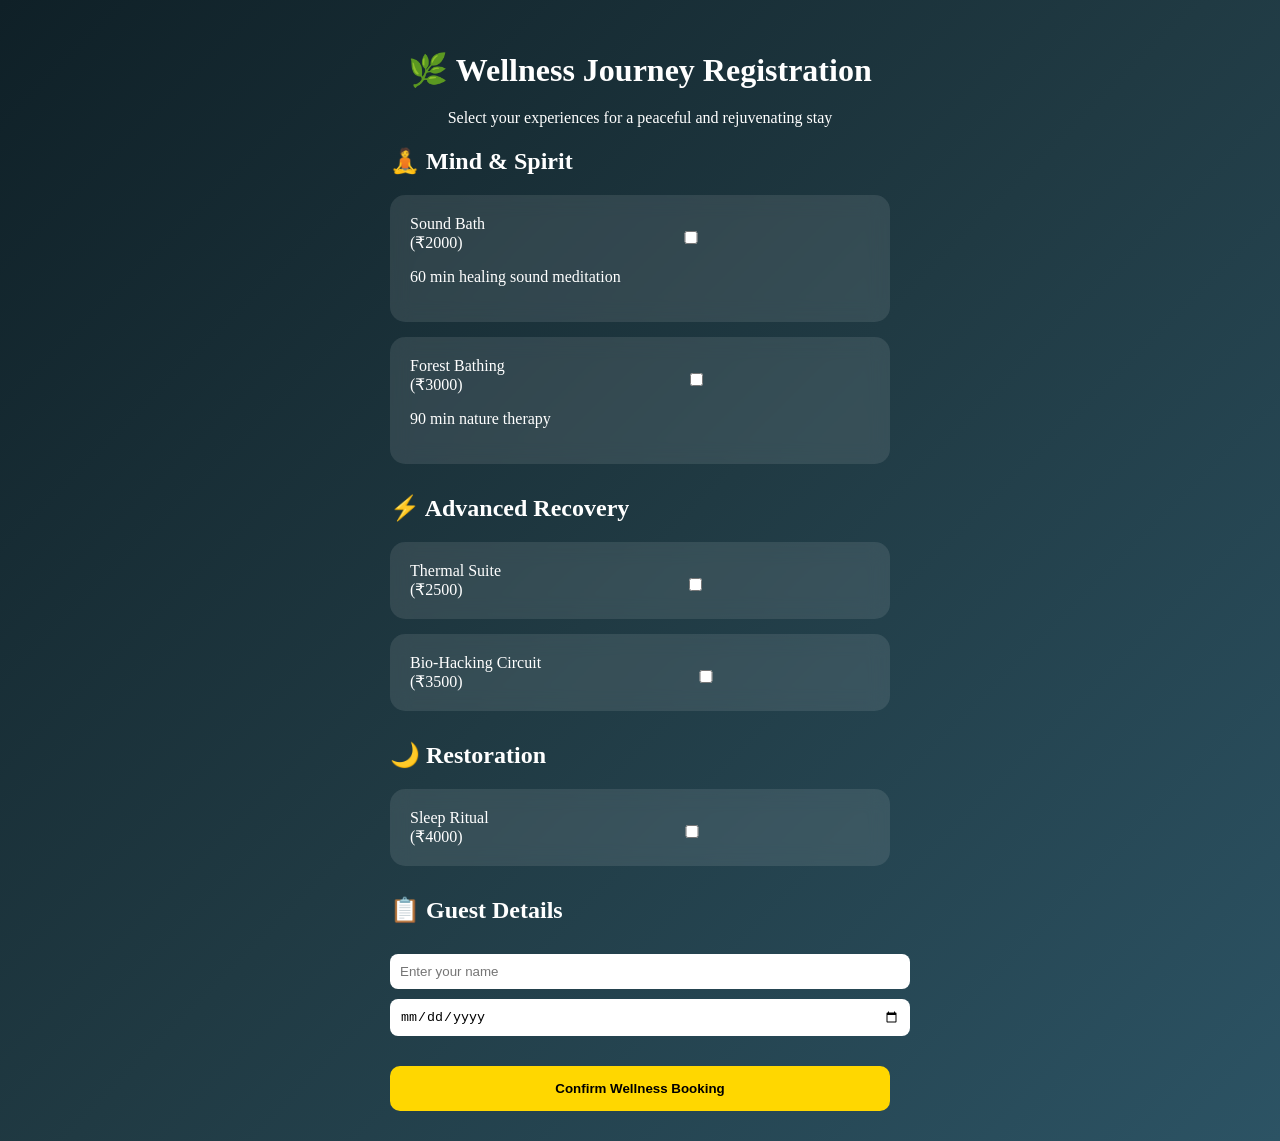
<file: wellness.html>
<!DOCTYPE html>
<html lang="en">
<head>
<meta charset="UTF-8">
<title>Wellness Journey - Lumeria</title>

<style>

body{
    margin:0;
    font-family: 'Segoe UI';
    background: linear-gradient(135deg,#0f2027,#203a43,#2c5364);
    color:white;
}

/* Container */
.container{
    max-width:500px;
    margin:auto;
    padding:30px;
}

/* Title */
h1{
    text-align:center;
    margin-bottom:20px;
}

/* Section */
.section{
    margin-bottom:30px;
}

/* Cards */
.card{
    background: rgba(255,255,255,0.1);
    padding:20px;
    border-radius:15px;
    margin-bottom:15px;
    backdrop-filter: blur(10px);
}

/* Checkbox */
label{
    display:flex;
    justify-content:space-between;
    align-items:center;
    cursor:pointer;
}

/* Button */
button{
    width:100%;
    padding:15px;
    background:gold;
    border:none;
    font-weight:bold;
    border-radius:10px;
    cursor:pointer;
}

button:hover{
    background:#ffd700;
}

/* Form */
input{
    width:100%;
    padding:10px;
    margin-top:10px;
    border-radius:8px;
    border:none;
}

</style>

</head>

<body>

<div class="container">

<h1>🌿 Wellness Journey Registration</h1>

<p style="text-align:center;">
Select your experiences for a peaceful and rejuvenating stay
</p>

<!-- 🧘 Mind -->
<div class="section">
<h2>🧘 Mind & Spirit</h2>

<div class="card">
<label>
Sound Bath (₹2000)
<input type="checkbox" value="Sound Bath" data-price="2000">
</label>
<p>60 min healing sound meditation</p>
</div>

<div class="card">
<label>
Forest Bathing (₹3000)
<input type="checkbox" value="Forest Bathing" data-price="3000">
</label>
<p>90 min nature therapy</p>
</div>

</div>

<!-- ⚡ Recovery -->
<div class="section">
<h2>⚡ Advanced Recovery</h2>

<div class="card">
<label>
Thermal Suite (₹2500)
<input type="checkbox" value="Thermal Suite" data-price="2500">
</label>
</div>

<div class="card">
<label>
Bio-Hacking Circuit (₹3500)
<input type="checkbox" value="Bio-Hacking Circuit" data-price="3500">
</label>
</div>

</div>

<!-- 🌙 Restoration -->
<div class="section">
<h2>🌙 Restoration</h2>

<div class="card">
<label>
Sleep Ritual (₹4000)
<input type="checkbox" value="Sleep Ritual" data-price="4000">
</label>
</div>

</div>

<!-- Guest Details -->
<div class="section">
<h2>📋 Guest Details</h2>

<input type="text" id="guestName" placeholder="Enter your name">
<input type="date" id="wellnessDate">

</div>

<button onclick="confirmWellness()">Confirm Wellness Booking</button>

</div>

<script>

function confirmWellness(){

    let selected = [];
    let total = 0;

    document.querySelectorAll("input[type=checkbox]:checked")
    .forEach(cb=>{
        selected.push(cb.value);
        total += parseInt(cb.dataset.price);
    });

    let name = document.getElementById("guestName").value;
    let date = document.getElementById("wellnessDate").value;

    if(!name || selected.length === 0){
        alert("Please fill all details!");
        return;
    }

    let wellnessBooking = {
        name,
        date,
        services:selected,
        total
    };

    localStorage.setItem("wellness", JSON.stringify(wellnessBooking));

    window.location.href = "wellness-confirm.html";
}

</script>

</body>
</html>
</file>
<file: hotel.css>
* {
    margin: 0;
    padding: 0;
    box-sizing: border-box;
    font-family: Arial, sans-serif;
}

/* ===== NAVBAR ===== */
.navbar {
    position: fixed;
    top: 0;
    width: 100%;
    height: 90px;
    background: white;
    display: flex;
    align-items: center;
    justify-content: space-between;
    padding: 0 50px;
    box-shadow: 0 2px 6px rgba(0,0,0,0.08);
    z-index: 1000;
}

.navbar nav a {
    margin: 0 15px;
    text-decoration: none;
    color: black;
    font-size: 14px;
    font-family: "BernhardMod BT";
}

.reserve-btn {
    background: #9c6b3c;
    color: white;
    border: none;
    padding: 10px 18px;
    cursor: pointer;
}

.main-nav a {
    margin: 0 18px;
    text-decoration: none;
    font-size: 13px;
    letter-spacing: 1px;
    color: black;
}

.main-nav a:hover {
    text-decoration: underline;
}


/* ===== HERO SECTION ===== */
.hero {
    margin-top: 90px;
    position: relative;
    height: 90vh;
    overflow: hidden;
}

.hero img {
    width: 100%;
    height: 100%;
    object-fit: cover;
}

.arrow {
    position: absolute;
    top: 50%;
    transform: translateY(-50%);
    background: rgba(255,255,255,0.7);
    border: none;
    font-size: 30px;
    padding: 10px;
    cursor: pointer;
}

.left {
    left: 20px;
}

.right {
    right: 20px;
}

.hero-text {
    position: absolute;
    bottom: 30px;
    left: 30px;
    color: white;
    background: rgba(0,0,0,0.4);
    padding: 10px 20px;
}

/* RIGHT NAV */
.right-nav {
    display: flex;
    align-items: center;
    gap: 20px;
}

.signin {
    text-decoration: none;
    font-size: 13px;
    color: black;
}

/* BONVOY LOGO TEXT */
.bonvoy {
    text-align: right;
    font-size: 12px;
    line-height: 1.1;
}

.bonvoy strong {
    font-size: 14px;
}

/* RESERVE BUTTON */
.reserve-btn {
    background: #9c6b3c;
    color: white;
    border: none;
    padding: 12px 20px;
    cursor: pointer;
    letter-spacing: 1px;
}

/* ===== CONTENT ===== */
.content {
    padding: 80px 50px;
    text-align: center;
}

.cards {
    display: flex;
    justify-content: center;
    gap: 20px;
    margin-top: 30px;
}

.card {
    background: #f5f5f5;
    padding: 20px;
    width: 250px;
}
.brand {
    display: flex;
    align-items: center;
    gap: 12px;
}

.brand img {
    height: 42px;
}

.brand-text {
    font-size: 22px;
    letter-spacing: 4px;
    font-weight: bold;
    font-family: "CASTELLAR";
}

/* EXPLORE HOTELS SECTION */
.explore-wrapper {
    position: relative;
    margin-top: -40px;   /* moved down */
    display: flex;
    justify-content: center;
    z-index: 5;
}


.explore-box {
    width: 85%;
    background: white;
    display: flex;
    box-shadow: 0 10px 25px rgba(0,0,0,0.15);
}

/* LEFT GREY PANEL */
.explore-left {
    background: #777;
    color: white;
    width: 260px;
    display: flex;
    align-items: center;
    justify-content: center;
}

.explore-left h2 {
    font-size: 36px;
    line-height: 1.2;
    font-weight: normal;
}

/* RIGHT CONTENT */
.explore-right {
    flex: 1;
    padding: 30px;
    display: flex;
    align-items: flex-end;
    gap: 30px;
}

.field {
    flex: 1;
}

.field label {
    font-size: 12px;
    letter-spacing: 1px;
    display: block;
    margin-bottom: 8px;
}

.field input {
    width: 100%;
    padding: 12px;
    border: 1px solid #ccc;
    font-size: 14px;
}

/* BIG RESERVE BUTTON */
.reserve-btn.big {
    height: 46px;
    padding: 0 30px;
    align-self: flex-end;
}

/* POPUP OVERLAY */
.popup-overlay {
    position: fixed;
    top: 0;
    left: 0;
    width: 100%;
    height: 100%;
    background: rgba(0,0,0,0.7);
    display: none;
    justify-content: center;
    align-items: center;
    z-index: 2000;
}

/* POPUP BOX */
.popup-box {
    background: white;
    width: 80%;
    padding: 30px;
}

/* HEADER */
.popup-header {
    display: flex;
    justify-content: space-between;
    align-items: center;
}

.popup-header h2 {
    font-weight: normal;
}

.close-btn {
    font-size: 28px;
    cursor: pointer;
}

/* CONTENT */
.popup-content {
    margin-top: 30px;
    display: grid;
    grid-template-columns: 1fr 1fr;
    gap: 25px;
}

.popup-field label {
    font-size: 12px;
    display: block;
    margin-bottom: 8px;
}

.popup-field input,
.popup-field select {
    width: 100%;
    padding: 12px;
    border: 1px solid #ccc;
}

/* FOOTER */
.popup-footer {
    grid-column: span 2;
    display: flex;
    justify-content: space-between;
    align-items: center;
    margin-top: 20px;
}

/* DARK BUTTON */
.reserve-btn.dark {
    background: #111;
}
/* LUXURY EXPERIENCE SECTION */
.luxury-section {
    padding: 80px 5%;
    background-color: #f8f8f8;
}

.luxury-title {
    text-align: center;
    font-size: 28px;
    margin-bottom: 60px;
    letter-spacing: 1px;
}

/* ROW STYLE */
.luxury-row {
    display: flex;
    align-items: center;
    margin-bottom: 90px;
}

/* REVERSE LAYOUT */
.luxury-row.reverse {
    flex-direction: row-reverse;
}

/* TEXT CARD */
.luxury-text {
    width: 40%;
    background: white;
    padding: 50px;
}

.luxury-text h5 {
    font-style: italic;
    margin-bottom: 10px;
}

.luxury-text h3 {
    font-size: 26px;
    margin-bottom: 15px;
}

.luxury-text p {
    font-size: 14px;
    line-height: 1.6;
    color: #555;
    margin-bottom: 20px;
}

.luxury-text a {
    text-decoration: none;
    font-size: 12px;
    letter-spacing: 1px;
    color: black;
}

/* IMAGE */
.luxury-img {
    width: 40%;
}

.luxury-img img {
    width: 100%;
    height: 300px;
    object-fit: cover;
    border-radius: 6px;
}

.footer {
    background: #f7f7f7;
    padding: 80px 60px;
    font-family: "Georgia", serif;
}

.footer-container {
    display: flex;
    justify-content: space-between;
    gap: 60px;
}

/* LEFT SIDE */
.footer-links {
    display: flex;
    gap: 80px;
}

.footer-col a {
    display: block;
    margin-bottom: 18px;
    color: #000;
    font-size: 14px;
    text-decoration: none;
}

.footer-col a:hover {
    text-decoration: underline;
}

.footer-col h4 {
    font-size: 14px;
    letter-spacing: 1px;
    margin-bottom: 20px;
}

/* SOCIAL ICONS */
.social-icons i {
    font-size: 18px;
    margin-right: 15px;
    cursor: pointer;
}

/* RIGHT SIDE */
.footer-app img {
    max-width: 280px;
    margin-bottom: 25px;
}

.app-title {
    font-size: 14px;
    letter-spacing: 1px;
    margin-bottom: 10px;
}

.app-text {
    font-size: 15px;
    margin-bottom: 20px;
}

.store-buttons img {
    height: 42px;
    margin-right: 10px;
}

.learn-btn {
    margin-top: 20px;
    padding: 10px 25px;
    border: 1px solid #000;
    background: transparent;
    cursor: pointer;
}
.dropdown {
    position: relative;
    display: inline-block;
}

.dropbtn {
    background: none;
    border: none;
    font-size: 14px;
    cursor: pointer;
}

.dropdown-content {
    display: none;
    position: absolute;
    background-color: white;
    min-width: 200px;
    max-height: 250px;
    overflow-y: auto;
    box-shadow: 0px 4px 10px rgba(0,0,0,0.2);
    padding: 10px;
    z-index: 1;
}

.dropdown-content label {
    display: block;
    padding: 5px;
    cursor: pointer;
}

.dropdown.active .dropdown-content {
    display: block;
}
/* MAIN */
.facilities {
    padding: 60px 80px;
    font-family: Arial, sans-serif;
}
body {
    background-color: #f2f8fc; /* very very light blue */
}

.fac-title {
    text-align: center;
    letter-spacing: 3px;
    margin-bottom: 50px;
}

/* LAYOUT */
.fac-container {
    display: flex;
    gap: 50px;
}

.fac-left {
    width: 70%;
}

/* ROW STYLE */
.fac-row {
    display: flex;
    align-items: flex-start;
    margin-bottom: 50px;
}

/* ICON */
.fac-icon {
    font-size: 28px;
    margin-right: 25px;
    color: #4db6ac;
}

/* CONTENT */
.fac-content {
    border-left: 2px solid #4db6ac;
    padding-left: 25px;
}

.fac-content h3 {
    margin-bottom: 15px;
    letter-spacing: 1px;
}

/* GRID */
.fac-grid {
    display: flex;
    gap: 60px;
}

.fac-grid ul {
    list-style: none;
    padding: 0;
}

.fac-grid li {
    margin-bottom: 10px;
    font-size: 14px;
}

/* RIGHT SIDE */
.fac-right {
    width: 30%;
}

/* CARDS */
.policy-box, .payment-box {
    background: #f4f4f4;
    padding: 20px;
    margin-bottom: 20px;
    border-radius: 4px;
}

.policy-box h4, .payment-box h4 {
    margin-bottom: 10px;
}

.policy-box p {
    font-size: 14px;
}

.payment-box ul {
    padding-left: 18px;
}
body {
    overflow-x: hidden;
}
/* NAVBAR */
.navbar {
    display: flex;
    align-items: center;
    justify-content: space-between;
    padding: 15px 40px;
    flex-wrap: wrap;   /* 🔥 allows expansion downward */
}
/* NAVBAR FIX */


/* KEEP MENU IN ONE LINE */
.main-nav {
    display: flex;
    gap: 30px;
    align-items: center;
}

/* DROPDOWN CONTAINER */
.dropdown {
    position: relative;
}

.dropdown-menu {
    display: none;
    position: absolute;
    top: 40px;
    left: 0;
    background: white;
    width: 180px;
    box-shadow: 0 5px 15px rgba(0,0,0,0.1);
    z-index: 999;
}

.dropdown-menu a {
    display: block;
    padding: 10px;
    color: black;
    text-decoration: none;
}

.dropdown-menu a:hover {
    background: #eef4ff;
}

.dropdown-menu.show {
    display: block;
}
#destinationInput {
    transition: all 0.3s ease;
}
.booking-bar {
    margin-top: 120px;
    display: flex;
    gap: 10px;
    justify-content: center;
}

.booking-bar input,
.booking-bar select {
    padding: 10px;
}

/* LOGIN */
.login-page {
    display: flex;
    justify-content: center;
    align-items: center;
    height: 100vh;
}

.login-box {
    background: white;
    padding: 40px;
    box-shadow: 0 0 10px rgba(0,0,0,0.2);
}

.login-box input {
    display: block;
    margin: 10px 0;
    padding: 10px;
}
.room-selector {
    border: 1px solid #ccc;
    padding: 12px;
    cursor: pointer;
    background: white;
}

.room-box {
    display: none;
    position: absolute;
    background: white;
    border: 1px solid #ddd;
    padding: 15px;
    width: 250px;
    margin-top: 5px;
    box-shadow: 0 5px 15px rgba(0,0,0,0.2);
    z-index: 100;
}

.room-box.show {
    display: block;
}

.room-row {
    display: flex;
    justify-content: space-between;
    align-items: center;
    margin-bottom: 10px;
}

.room-row button {
    width: 30px;
    height: 30px;
    border: none;
    background: #8b6b3f;
    color: white;
    font-size: 18px;
    cursor: pointer;
}

.apply-btn {
    width: 100%;
    padding: 10px;
    background: black;
    color: white;
    border: none;
    cursor: pointer;
}
.welcome-text {
    margin-right: 15px;
    font-weight: bold;
}
/* ===== USER SECTION (WELCOME + LOGOUT) ===== */

#userDisplay {
    font-size: 16px;
    font-weight: 500;
    color: #333;
    margin-right: 12px;
    font-family: "Georgia", serif;
}

/* Highlight username */
#userDisplay::before {
    content: "✨ ";
}

#userDisplay span {
    color: #c8a97e;
    font-weight: 600;
}

/* LOGOUT BUTTON */
#logoutBtn {
    padding: 8px 16px;
    border: 1px solid #c8a97e;
    background: transparent;
    color: #c8a97e;
    font-size: 13px;
    letter-spacing: 1px;
    cursor: pointer;
    border-radius: 20px;
    transition: all 0.3s ease;
    margin-right: 15px;
}

/* Hover effect */
#logoutBtn:hover {
    background: #c8a97e;
    color: white;
    box-shadow: 0 3px 10px rgba(200, 169, 126, 0.4);
}

/* Align properly */
.right-nav {
    display: flex;
    align-items: center;
    gap: 10px;
}
.footer {
    background: #111;
    color: #fff;
    padding: 50px 80px 20px;
    margin-top: 50px;
}

.footer-container {
    display: flex;
    justify-content: space-between;
    flex-wrap: wrap;
    gap: 30px;
}

.footer-col {
    flex: 1;
    min-width: 200px;
}

.footer-col h3 {
    font-size: 24px;
    margin-bottom: 10px;
}

.footer-col h4 {
    margin-bottom: 15px;
    color: #c89b5d;
}

.footer-col p {
    font-size: 14px;
    line-height: 1.6;
    color: #ccc;
}

.footer-col a {
    display: block;
    text-decoration: none;
    color: #ccc;
    margin-bottom: 8px;
    font-size: 14px;
}

.footer-col a:hover {
    color: #c89b5d;
}

.footer-col input {
    width: 100%;
    padding: 8px;
    margin-top: 10px;
    border: none;
    border-radius: 5px;
}

.footer-col button {
    margin-top: 10px;
    padding: 8px 15px;
    border: none;
    background: #c89b5d;
    color: white;
    border-radius: 5px;
    cursor: pointer;
}

.footer-col button:hover {
    background: #a67c3c;
}

.social-icons {
    margin-top: 15px;
}

.social-icons i {
    margin-right: 10px;
    font-size: 18px;
    cursor: pointer;
}

.footer-bottom {
    text-align: center;
    margin-top: 30px;
    border-top: 1px solid #444;
    padding-top: 15px;
    font-size: 13px;
    color: #aaa;
}
.social-icons a {
    color: white;
    text-decoration: none;
}

.social-icons a:hover {
    color: #c89b5d;
}
/* ===== HAMBURGER MENU TOGGLE (hidden on desktop) ===== */
.menu-toggle {
    display: none;
    font-size: 26px;
    cursor: pointer;
    background: none;
    border: none;
    color: #333;
    padding: 4px 8px;
    line-height: 1;
}

/* ===== TABLET (max 1024px) ===== */
@media (max-width: 1024px) {

    .navbar {
        padding: 0 20px;
    }

    .explore-right {
        flex-wrap: wrap;
        gap: 15px;
    }

    .field {
        min-width: 140px;
    }

    .luxury-text {
        padding: 30px;
    }
}

/* ===== MOBILE (max 768px) ===== */
@media (max-width: 768px) {

    /* --- NAVBAR --- */
    .navbar {
        height: auto;
        padding: 12px 16px;
        flex-wrap: wrap;
        gap: 0;
        position: fixed;
        top: 0;
        left: 0;
        width: 100%;
        z-index: 1000;
        background: white;
        box-shadow: 0 2px 6px rgba(0,0,0,0.1);
    }

    .brand {
        flex: 1;
    }

    .brand-text {
        font-size: 18px;
        letter-spacing: 2px;
    }

    .brand img {
        height: 34px;
    }

    /* Show hamburger */
    .menu-toggle {
        display: block;
        order: 2;
    }

    /* Nav slides down when active */
    .main-nav {
        display: none;
        flex-direction: column;
        width: 100%;
        background: white;
        order: 4;
        border-top: 1px solid #eee;
        margin-top: 8px;
        gap: 0;
    }

    .main-nav.active {
        display: flex;
    }

    .main-nav a {
        padding: 14px 16px;
        border-bottom: 1px solid #f0f0f0;
        font-size: 14px;
        margin: 0;
        display: block;
    }

    .dropdown-menu {
        position: static;
        box-shadow: none;
        border-top: none;
        width: 100%;
        background: #fafafa;
    }

    .dropdown-menu a {
        padding: 10px 30px;
        font-size: 13px;
        color: #555;
    }

    /* Right nav moves below hamburger row */
    .right-nav {
        order: 3;
        width: 100%;
        flex-wrap: wrap;
        justify-content: flex-end;
        gap: 8px;
        padding: 8px 0 4px;
        border-top: 1px solid #f0f0f0;
        margin-top: 8px;
    }

    #userDisplay {
        font-size: 13px;
    }

    #loginBtn {
        font-size: 13px;
    }

    .reserve-btn {
        padding: 8px 14px;
        font-size: 12px;
    }

    /* --- HERO --- */
    .hero {
        margin-top: 130px; /* taller navbar on mobile */
        height: 55vw;
        min-height: 220px;
    }

    .hero img {
        width: 100%;
        height: 100%;
        object-fit: cover;
    }

    .hero-text {
        bottom: 16px;
        left: 16px;
        right: 16px;
        padding: 8px 14px;
    }

    .hero-text h3 {
        font-size: 15px;
    }

    .arrow {
        font-size: 20px;
        padding: 7px 10px;
    }

    .left { left: 8px; }
    .right { right: 8px; }

    /* --- EXPLORE BOX --- */
    .explore-wrapper {
        margin-top: 0;
        padding: 0 10px;
    }

    .explore-box {
        flex-direction: column;
        width: 100%;
    }

    .explore-left {
        width: 100%;
        padding: 20px;
        text-align: center;
    }

    .explore-left h2 {
        font-size: 22px;
        display: inline;
    }

    .explore-right {
        flex-direction: column;
        padding: 20px 16px;
        gap: 16px;
        align-items: stretch;
    }

    .field {
        width: 100%;
    }

    .field input[type="date"] {
        width: 48%;
        display: inline-block;
        margin-right: 2%;
    }

    .field input[type="date"]:last-child {
        margin-right: 0;
    }

    .room-selector {
        width: 100%;
    }

    .room-box {
        width: 100%;
        position: relative;
    }

    .reserve-btn.big {
        width: 100%;
        padding: 14px;
        font-size: 14px;
    }

    /* --- LUXURY SECTION --- */
    .luxury-section {
        padding: 40px 16px;
    }

    .luxury-title {
        font-size: 22px;
        margin-bottom: 35px;
    }

    .luxury-row,
    .luxury-row.reverse {
        flex-direction: column;
        margin-bottom: 40px;
    }

    .luxury-text {
        width: 100%;
        padding: 24px 20px;
        text-align: center;
    }

    .luxury-text h3 {
        font-size: 20px;
    }

    .luxury-img {
        width: 100%;
    }

    .luxury-img img {
        width: 100%;
        height: 220px;
        object-fit: cover;
    }

    /* --- FOOTER --- */
    .footer {
        padding: 40px 20px 20px;
    }

    .footer-container {
        flex-direction: column;
        gap: 24px;
    }

    .footer-col {
        min-width: unset;
        width: 100%;
    }

    .footer-col input {
        width: 100%;
    }

    .social-icons {
        margin-top: 20px;
        text-align: center;
    }

    .footer-bottom {
        font-size: 12px;
    }
}

/* ===== SMALL PHONES (max 400px) ===== */
@media (max-width: 400px) {

    .brand-text {
        font-size: 15px;
        letter-spacing: 1px;
    }

    .hero {
        margin-top: 140px;
    }

    .hero-text h3 {
        font-size: 13px;
    }

    .luxury-text h3 {
        font-size: 17px;
    }

    .field input[type="date"] {
        width: 100%;
        display: block;
        margin-right: 0;
        margin-bottom: 8px;
    }
}


/* ===== Responsive Media Queries Added ===== */

/* Tablets */
@media (max-width: 992px) {
  body { font-size: 95%; }
  .container { width: 95% !important; }
  img { max-width: 100%; height: auto; }
}

/* Mobile Devices */
@media (max-width: 768px) {
  body { font-size: 90%; }
  .row, .flex { flex-direction: column !important; }
  .container { width: 100% !important; padding: 10px; }
  nav ul { flex-direction: column !important; }
}

/* Small Mobile */
@media (max-width: 480px) {
  body { font-size: 85%; }
  h1 { font-size: 22px !important; }
  h2 { font-size: 20px !important; }
  h3 { font-size: 18px !important; }
  .container { padding: 5px; }
}
</file>
<file: booking.css>
body {
    margin: 0;
    font-family: Arial;
    background: url("hotel3.jpg") no-repeat center/cover;
    height: 100vh;
    display: flex;
    justify-content: center;
    align-items: center;
}

.booking-container {
    background: rgba(0,0,0,0.6);
    width: 100%;
    height: 100%;
    display: flex;
    justify-content: center;
    align-items: center;
}



.details {
    text-align: left;
    margin: 20px 0;
}

button {
    padding: 12px 20px;
    background: #c8a97e;
    border: none;
    color: white;
    cursor: pointer;
    border-radius: 5px;
}

button:hover {
    background: #a88252;
}
.booking-card {
    background: white;
    padding: 30px;
    border-radius: 15px;
    width: 400px;
    margin: auto;
    box-shadow: 0 10px 30px rgba(0,0,0,0.2);
    text-align: left;
}

.booking-card h2 {
    text-align: center;
    color: #0077b6;
}

.booking-card p {
    font-size: 16px;
    margin: 8px 0;
}

.booking-card hr {
    margin: 15px 0;
}


/* ===== Responsive Media Queries Added ===== */

/* Tablets */
@media (max-width: 992px) {
  body { font-size: 95%; }
  .container { width: 95% !important; }
  img { max-width: 100%; height: auto; }
}

/* Mobile Devices */
@media (max-width: 768px) {
  body { font-size: 90%; }
  .row, .flex { flex-direction: column !important; }
  .container { width: 100% !important; padding: 10px; }
  nav ul { flex-direction: column !important; }
}

/* Small Mobile */
@media (max-width: 480px) {
  body { font-size: 85%; }
  h1 { font-size: 22px !important; }
  h2 { font-size: 20px !important; }
  h3 { font-size: 18px !important; }
  .container { padding: 5px; }
}
</file>
<file: confirm.css>
body {
    margin: 0;
    font-family: 'Segoe UI', sans-serif;
    background: url("hotel2.jpg") no-repeat center/cover;
    height: 100vh;
    display: flex;
    align-items: center;
    justify-content: center;
}

.confirm-container {
    background: rgba(0,0,0,0.6);
    width: 100%;
    height: 100%;
    display: flex;
    align-items: center;
    justify-content: center;
}

.confirm-card {
    background: white;
    padding: 40px;
    border-radius: 15px;
    width: 350px;
    text-align: center;
    animation: fadeIn 1s ease;
}

.confirm-card h1 {
    color: #c8a97e;
}

.details {
    text-align: left;
    margin: 20px 0;
}

.details p {
    margin: 8px 0;
}

button {
    padding: 12px 20px;
    background: #c8a97e;
    border: none;
    color: white;
    cursor: pointer;
    border-radius: 5px;
}

button:hover {
    background: #a88252;
}

@keyframes fadeIn {
    from { opacity: 0; transform: scale(0.9); }
    to { opacity: 1; transform: scale(1); }
}


/* ===== Responsive Media Queries Added ===== */

/* Tablets */
@media (max-width: 992px) {
  body { font-size: 95%; }
  .container { width: 95% !important; }
  img { max-width: 100%; height: auto; }
}

/* Mobile Devices */
@media (max-width: 768px) {
  body { font-size: 90%; }
  .row, .flex { flex-direction: column !important; }
  .container { width: 100% !important; padding: 10px; }
  nav ul { flex-direction: column !important; }
}

/* Small Mobile */
@media (max-width: 480px) {
  body { font-size: 85%; }
  h1 { font-size: 22px !important; }
  h2 { font-size: 20px !important; }
  h3 { font-size: 18px !important; }
  .container { padding: 5px; }
}
</file>
<file: login.css>
body {
    margin: 0;
    font-family: 'Segoe UI', sans-serif;
    background: url("hotel.jpg") no-repeat center/cover;
    height: 100vh;
    display: flex;
    align-items: center;
    justify-content: center;
}

.login-container {
    width: 100%;
    height: 100%;
    background: rgba(0,0,0,0.5);
    display: flex;
    align-items: center;
    justify-content: center;
}

.login-box {
    background: rgba(255,255,255,0.1);
    backdrop-filter: blur(15px);
    padding: 40px;
    width: 320px;
    border-radius: 15px;
    text-align: center;
    color: white;
    animation: fadeIn 1s ease;
}

.login-box h1 {
    margin-bottom: 5px;
    letter-spacing: 2px;
}

.login-box h2 {
    margin-bottom: 20px;
    font-weight: 300;
}

.login-box input {
    width: 100%;
    padding: 12px;
    margin: 10px 0;
    border: none;
    border-radius: 5px;
    outline: none;
}

.login-box button {
    width: 100%;
    padding: 12px;
    background: #c8a97e;
    border: none;
    color: white;
    font-size: 16px;
    cursor: pointer;
    margin-top: 10px;
    border-radius: 5px;
}

.login-box button:hover {
    background: #a88252;
}

.signup-text {
    margin-top: 15px;
}

.signup-text a {
    color: #c8a97e;
    text-decoration: none;
}

@keyframes fadeIn {
    from { opacity: 0; transform: translateY(20px); }
    to { opacity: 1; transform: translateY(0); }
}


/* ===== Responsive Media Queries Added ===== */

/* Tablets */
@media (max-width: 992px) {
  body { font-size: 95%; }
  .container { width: 95% !important; }
  img { max-width: 100%; height: auto; }
}

/* Mobile Devices */
@media (max-width: 768px) {
  body { font-size: 90%; }
  .row, .flex { flex-direction: column !important; }
  .container { width: 100% !important; padding: 10px; }
  nav ul { flex-direction: column !important; }
}

/* Small Mobile */
@media (max-width: 480px) {
  body { font-size: 85%; }
  h1 { font-size: 22px !important; }
  h2 { font-size: 20px !important; }
  h3 { font-size: 18px !important; }
  .container { padding: 5px; }
}
</file>
<file: room.css>
body {
    font-family: Arial;
    background: #eef6ff;
    margin: 0;
    padding: 20px;
}

.title {
    font-family: 'Franklin Gothic Medium', 'Arial Narrow', Arial, sans-serif;
    text-align: center;
    margin-bottom: 30px;
}

.rooms-container {
    max-width: 1200px;
    margin: auto;
}

.room-grid {
    display: flex;
    gap: 20px;
    margin-bottom: 40px;
}

.room-card {
    background: white;
    padding: 15px;
    border-radius: 10px;
    width: 30%;
    text-align: center;
    box-shadow: 0 4px 10px rgba(0,0,0,0.1);
}

.room-card img {
    width: 100%;
    border-radius: 10px;
}

.room-card button {
    background: #b68c5a;
    color: white;
    border: none;
    padding: 10px;
    margin-top: 10px;
    cursor: pointer;
}


/* ===== Responsive Media Queries Added ===== */

/* Tablets */
@media (max-width: 992px) {
  body { font-size: 95%; }
  .container { width: 95% !important; }
  img { max-width: 100%; height: auto; }
}

/* Mobile Devices */
@media (max-width: 768px) {
  body { font-size: 90%; }
  .row, .flex { flex-direction: column !important; }
  .container { width: 100% !important; padding: 10px; }
  nav ul { flex-direction: column !important; }
}

/* Small Mobile */
@media (max-width: 480px) {
  body { font-size: 85%; }
  h1 { font-size: 22px !important; }
  h2 { font-size: 20px !important; }
  h3 { font-size: 18px !important; }
  .container { padding: 5px; }
}
</file>
